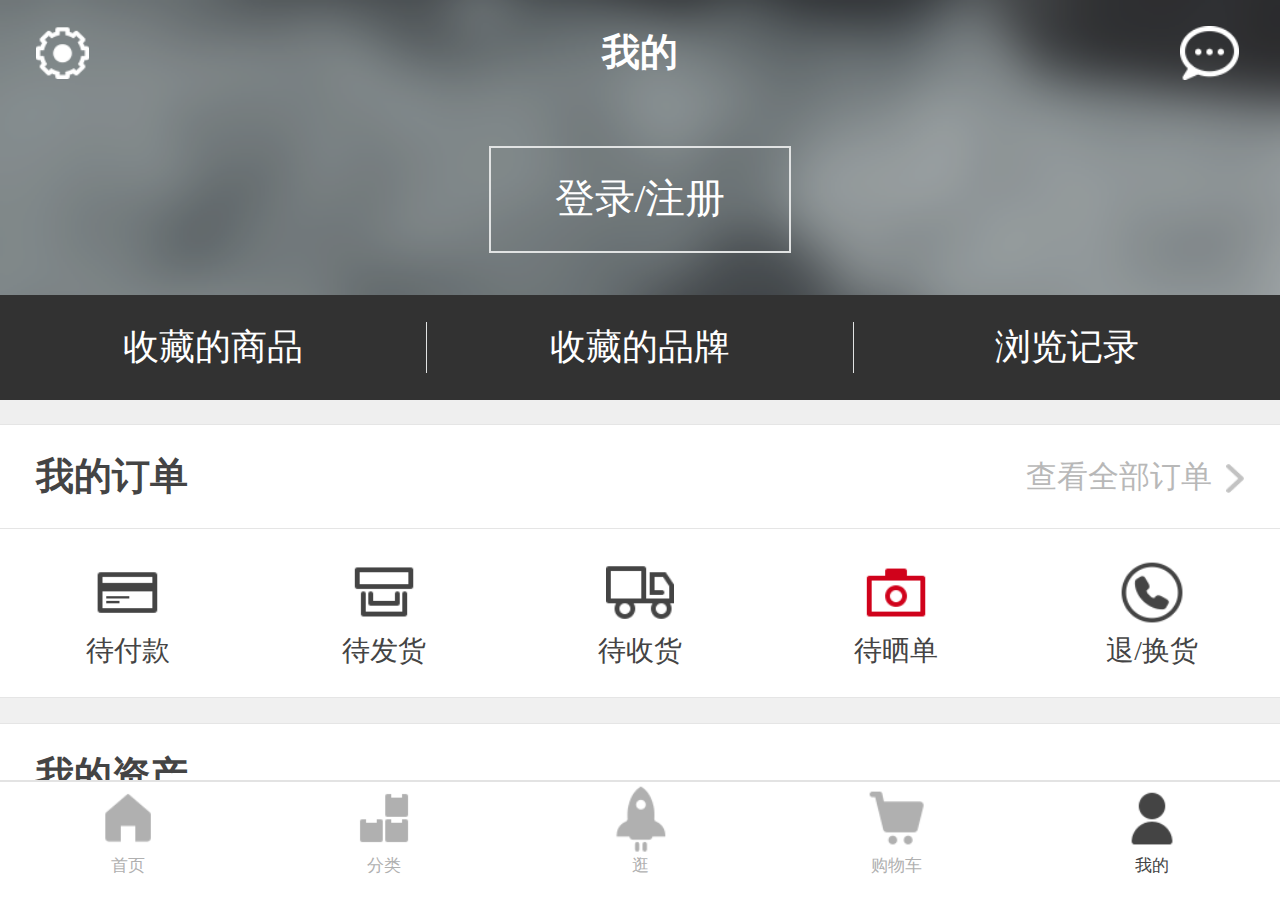
<file: admin.html>
<!DOCTYPE html>
<html lang="en">
<head>
    <meta charset="UTF-8">
    <meta name="viewport" content="width=device-width,minimum-scale=1.0,maximum-scale=1.0,user-scalable=no">
    <title>admin</title>
    <script>
        (function (doc, win) {
            var docEl = doc.documentElement,
                resizeEvt = 'orientationchange' in window ? 'orientationchange' : 'resize',
                recalc = function () {
                    var clientWidth = docEl.clientWidth;
                    var clientHeight = docEl.clientHeight;
                    if (!clientWidth) return;
                    if(clientHeight>clientWidth){
                        docEl.style.fontSize = 100 * (clientWidth / 750) + 'px';
                    }else{
                        docEl.style.fontSize = 100 * (clientHeight / 750) + 'px';
                    }
                };

            if (!doc.addEventListener) return;
            win.addEventListener(resizeEvt, recalc, false);
            doc.addEventListener('DOMContentLoaded', recalc, false);
        })(document, window);
    </script>
    <link rel="stylesheet" type="text/css" href="css/public.css">
    <link rel="stylesheet" type="text/css" href="css/admin.css">
</head>
<body>
<div class="all" id="all">
    <header>
        <button><img src="img/admin/shezhi.png"></button>
        <b>我的</b>
        <button class="bts"><img src="img/admin/duihua.png"></button>
    </header>
    <main>
        <div class="Entry-top">
            <a href="land.html">登录/注册</a>
        </div>
        <div class="collect">
            <ul>
                <li>
                    <a href="#">收藏的商品</a>
                </li>
                <li>
                    <a href="#">收藏的品牌</a>
                </li>
                <li>
                    <a href="#">浏览记录</a>
                </li>
            </ul>
        </div>
        <div class="order">
            <h3>我的订单</h3>
            <a href="#">
                <span>查看全部订单</span>
                <b><img src="img/admin/more.png"></b>
            </a>
        </div>
        <div class="payment">
            <ul>
                <li>
                    <a href="#">
                        <b><img src="img/admin/daifukuan.png"></b>
                        <p>待付款</p>
                    </a>
                </li>
                <li>
                    <a href="#">
                        <b><img src="img/admin/daifahuo.png"></b>
                        <p>待发货</p>
                    </a>
                </li>
                <li>
                    <a href="#">
                        <b><img src="img/admin/daishouhuo.png"></b>
                        <p>待收货</p>
                    </a>
                </li>
                <li>
                    <a href="#">
                        <b><img src="img/admin/daishaidan.png"></b>
                        <p>待晒单</p>
                    </a>
                </li>
                <li>
                    <a href="#">
                        <b><img src="img/admin/tuihuanhuo.png"></b>
                        <p>退/换货</p>
                    </a>
                </li>
            </ul>
        </div>
        <div class="empty"></div>
        <div class="order2">
            <h3>我的资产</h3>
        </div>
        <div class="property">
            <ul>
                <li>
                    <a href="#">
                        <b><img src="img/admin/youhuiquan.png"></b>
                        <p>优惠券</p>
                    </a>
                </li>
                <li>
                    <a href="#">
                        <b><img src="img/admin/youhuobi.png"></b>
                        <p>有货币</p>
                    </a>
                </li>
                <li>
                    <a href="#">
                        <b><img src="img/admin/xiangouma.png"></b>
                        <p>限购码</p>
                    </a>
                </li>
                <li>
                    <a href="#">
                        <b><img src="img/admin/youhuofenqi.png"></b>
                        <p>有货分期</p>
                        <span>去开通</span>
                    </a>
                </li>
            </ul>
        </div>
        <div class="empty2"></div>
        <div class="heart">
            <ul>
                <li>
                    <a href="#">
                        <i><img src="img/admin/wodeguang.png"></i>
                        <div class="stroll">
                            <h3>我的逛</h3>
                            <b><img src="img/admin/more.png"></b>
                        </div>
                    </a>
                </li>
                <li>
                    <a href="#">
                        <i><img src="img/admin/wodeshaidan.png"></i>
                        <div class="stroll">
                            <h3>我的晒单</h3>
                            <b><img src="img/admin/more.png"></b>
                        </div>
                    </a>
                </li>
            </ul>
        </div>
        <div class="empty3"></div>
        <div class="invite">
            <i><img src="img/admin/yaoqing.png"></i>
            <div class="stroll">
                <h3>邀请好友，50元现金券无线赚</h3>
                <b><img src="img/admin/more.png"></b>
            </div>
        </div>
        <div class="share">
            <i><img src="img/admin/fenxianggou.png"></i>
            <div class="stroll">
                <h3>分享购</h3>
                <b><img src="img/admin/more.png"></b>
                <span><img src="img/admin/dian.png"></span>
            </div>
        </div>
        <div class="empty4"></div>
        <div class="serve">
            <i><img src="img/admin/fankui.png"></i>
            <div class="stroll">
                <h3>服务与反馈</h3>
                <b><img src="img/admin/more.png"></b>
            </div>
        </div>
        <div class="empty5"></div>
        <div class="contains">
            <h3>为您优选新品</h3>
            <ul>
                <li>
                    <a href="#">
                        <b><img src="img/cart/t1.png"></b>
                        <p>UNDERCOVER LANGUID奇幻苹果涂鸦TEE</p>
                        <div class="price"><span>￥449.00</span><span>￥670.00</span>
                            <button><img src="img/admin/sandian.png"></button>
                        </div>
                    </a>
                </li>
                <li>
                    <a href="#">
                        <b><img src="img/cart/t2.png"></b>
                        <p>YOHOOD  2017 全球潮流新品嘉年华 展览单人票</p>
                        <div class="price">￥150.00
                            <button><img src="img/admin/sandian.png"></button>
                        </div>
                    </a>
                </li>
                <li>
                    <a href="#">
                        <b><img src="img/cart/t3.png"></b>
                        <p>YOHOOD  2017 全球潮流新品嘉年华 展览友达票</p>
                        <div class="price">￥270.00
                            <button><img src="img/admin/sandian.png"></button>
                        </div>
                    </a>
                </li>
                <li>
                    <a href="#">
                        <b><img src="img/cart/t4.png"></b>
                        <p>DC MMxDC SS M TEES 短袖T恤</p>
                        <div class="price"><span>￥173.00</span><span>￥345.00</span>
                            <button><img src="img/admin/sandian.png"></button>
                        </div>
                    </a>
                </li>
                <li>
                    <a href="#">
                        <b><img src="img/cart/t5.png"></b>
                        <p>converse 女子 JACK PURCELL MODERN 低帮休闲鞋</p>
                        <div class="price"><span>￥549.00</span><span>￥1099.00</span>
                            <button><img src="img/admin/sandian.png"></button>
                        </div>
                    </a>
                </li>
                <li>
                    <a href="#">
                        <b><img src="img/cart/t6.png"></b>
                        <p>MADNESS WILD MAN BLUES OXFORD SHIRT</p>
                        <div class="price">￥699.00
                            <button><img src="img/admin/sandian.png"></button>
                        </div>
                    </a>
                </li>
                <li>
                    <a href="#">
                        <b><img src="img/cart/t7.png"></b>
                        <p>C2H4 全印花牛仔夹克</p>
                        <div class="price">￥1299.00
                            <button><img src="img/admin/sandian.png"></button>
                        </div>
                    </a>
                </li>
                <li>
                    <a href="#">
                        <b><img src="img/cart/t8.png"></b>
                        <p>BOY BY BOY 条纹休闲阔腿裤</p>
                        <div class="price">￥1079.00
                            <button><img src="img/admin/sandian.png"></button>
                        </div>
                    </a>
                </li>
                <li>
                    <a href="#">
                        <b><img src="img/cart/t9.png"></b>
                        <p>【春娇救志明电影周边】in55!W T-shirt 短袖T恤</p>
                        <div class="price">￥469.00
                            <button><img src="img/admin/sandian.png"></button>
                        </div>
                    </a>
                </li>
                <li>
                    <a href="#">
                        <b><img src="img/cart/t10.png"></b>
                        <p>KAWS Companion (Flayed)艺术公仔-棕色</p>
                        <div class="price">￥1599.00
                            <button><img src="img/admin/sandian.png"></button>
                        </div>
                    </a>
                </li>
                <li>
                    <a href="#">
                        <b><img src="img/cart/t11.png"></b>
                        <p>Publish×NEW ERA 纯色字母刺绣鸭舌帽</p>
                        <div class="price"><span>￥199.00</span><span>￥359.00</span>
                            <button><img src="img/admin/sandian.png"></button>
                        </div>
                    </a>
                </li>
                <li>
                    <a href="#">
                        <b><img src="img/cart/t12.png"></b>
                        <p>SANKUANZ X MYGE合作款 卡通图案印花T恤</p>
                        <div class="price"><span>￥359.00</span><span>￥369.00</span>
                            <button><img src="img/admin/sandian.png"></button>
                        </div>
                    </a>
                </li>
                <li>
                    <a href="#">
                        <b><img src="img/cart/t13.png"></b>
                        <p>TYAKASHA塔卡沙 砖红色大毛圈卫衣</p>
                        <div class="price"><span>￥262.00</span><span>￥328.00</span>
                            <button><img src="img/admin/sandian.png"></button>
                        </div>
                    </a>
                </li>
                <li>
                    <a href="#">
                        <b><img src="img/cart/t14.png"></b>
                        <p>VANS Authentic M</p>
                        <div class="price"><span>￥349.00</span><span>￥495.00</span>
                            <button><img src="img/admin/sandian.png"></button>
                        </div>
                    </a>
                </li>
            </ul>
        </div>
    </main>
    <footer>
        <ul>
            <li>
                <a href="index.html">
                    <span><img src="img/index2.png"></span>
                    <p style="color:#b0b0b0;">首页</p>
                </a>
            </li>
            <li>
                <a href="classify.html">
                    <span><img src="img/gary2.png"></span>
                    <p>分类</p>
                </a>
            </li>
            <li>
                <a href="ramble.html">
                    <span><img src="img/rocket2.png"></span>
                    <p>逛</p>
                </a>
            </li>
            <li>
                <a href="cart.html">
                    <span><img src="img/cart2.png"></span>
                    <p>购物车</p>
                </a>
            </li>
            <li>
                <a href="#">
                    <span><img src="img/admin1.png"></span>
                    <p   style="color:#444;">我的</p>
                </a>
            </li>
        </ul>
    </footer>
</div>
<div class="sidedoor" id="sidedoor">
    <ul>
        <li>
            <a href="#">
                <i class="iconfont">&#xe648;</i>
                <b>男生</b>
                <span>BOYS</span>
            </a>
        </li>
        <li>
            <a href="#">
                <i class="iconfont">&#xe685;</i>
                <b>女生</b>
                <span>GIRLS</span>
            </a>
        </li>
        <li>
            <a href="#">
                <i class="iconfont">&#xe6f7;</i>
                <b>潮童</b>
                <span>KIDS</span>
            </a>
        </li>
        <li>
            <a href="#">
                <i class="iconfont">&#xe634;</i>
                <b>创意生活</b>
                <span>LIFE STYLE</span>
            </a>
        </li>
        <li class="empty"></li>
        <li>
            <a href="#">
                <i class="iconfont">&#xe633;</i>
                <div class="sides">
                    <b>潮流优选</b>
                    <span>BLK</span>
                </div>
            </a>
        </li>
        <li>
            <a href="#">
                <i class="iconfont">&#xe61e;</i>
                <div class="sides">
                    <b>明星原创</b>
                    <span>STAR</span>
                </div>
            </a>
        </li>
        <li>
            <a href="#">
                <i class="iconfont">&#xe603;</i>
                <div class="sides">
                    <b>逛</b>
                    <span>TRENDFINDER</span>
                    <i class="iconfont">&#xe6d7;</i>
                </div>
            </a>
        </li>
    </ul>
</div>
<div class="sideon" id="sideon"></div>
</body>
</html>
<script type="text/javascript" src="js/jquery-1.8.3.min.js"></script>
<script src="js/admin.js"></script>
</file>
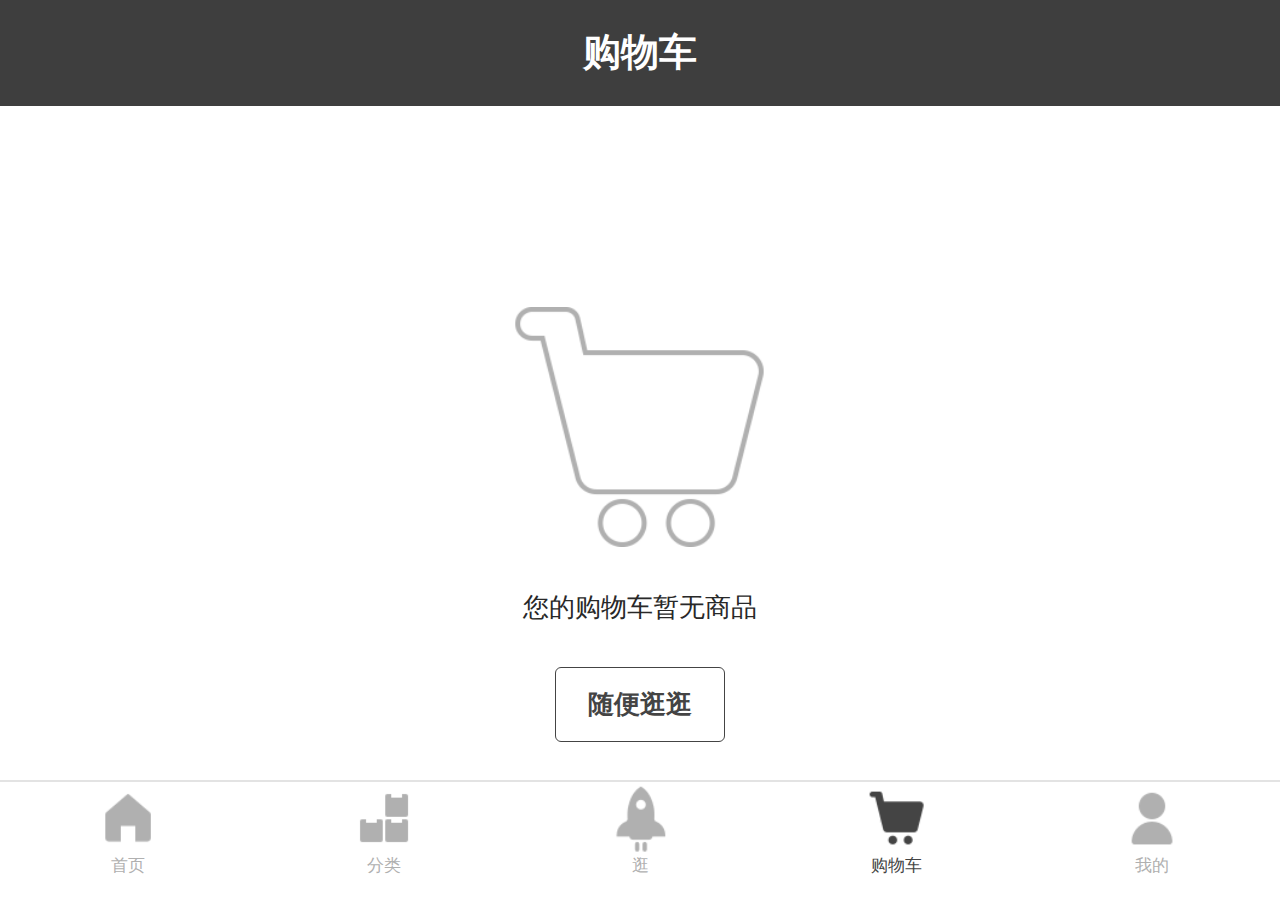
<file: cart.html>
<!DOCTYPE html>
<html lang="en">
<head>
    <meta charset="UTF-8">
    <meta name="viewport" content="width=device-width,minimum-scale=1.0,maximum-scale=1.0,user-scalable=no">
    <title>YoHo</title>
    <script>
        (function (doc, win) {
            var docEl = doc.documentElement,
                resizeEvt = 'orientationchange' in window ? 'orientationchange' : 'resize',
                recalc = function () {
                    var clientWidth = docEl.clientWidth;
                    var clientHeight = docEl.clientHeight;
                    if (!clientWidth) return;
                    if(clientHeight>clientWidth){
                        docEl.style.fontSize = 100 * (clientWidth / 750) + 'px';
                    }else{
                        docEl.style.fontSize = 100 * (clientHeight / 750) + 'px';
                    }
                };

            if (!doc.addEventListener) return;
            win.addEventListener(resizeEvt, recalc, false);
            doc.addEventListener('DOMContentLoaded', recalc, false);
        })(document, window);
    </script>
    <link rel="stylesheet" type="text/css" href="css/public.css">
    <link rel="stylesheet" type="text/css" href="css/cart.css">
</head>
<body>
<div class="all" id="all">
    <header>
        <div class="Top">购物车</div>
    </header>
    <main>
        <div class="Empty">
            <i><img src="img/cart/cart.png"></i>
            <p>您的购物车暂无商品</p>
            <a href="index.html">随便逛逛</a>
        </div>
        <div class="guess">猜你喜欢</div>
        <div class="contains">
            <ul>
                <li>
                    <a href="#">
                        <b><img src="img/cart/t1.png"></b>
                        <p>UNDERCOVER LANGUID奇幻苹果涂鸦TEE</p>
                        <div class="price"><span>￥449.00</span><span>￥670.00</span>
                            <button><img src="img/cart/add.png"></button>
                        </div>
                    </a>
                </li>
                <li>
                    <a href="#">
                        <b><img src="img/cart/t2.png"></b>
                        <p>YOHOOD  2017 全球潮流新品嘉年华 展览单人票</p>
                        <div class="price">￥150.00
                            <button><img src="img/cart/add.png"></button>
                        </div>
                    </a>
                </li>
                <li>
                    <a href="#">
                        <b><img src="img/cart/t3.png"></b>
                        <p>YOHOOD  2017 全球潮流新品嘉年华 展览友达票</p>
                        <div class="price">￥270.00
                            <button><img src="img/cart/add.png"></button>
                        </div>
                    </a>
                </li>
                <li>
                    <a href="#">
                        <b><img src="img/cart/t4.png"></b>
                        <p>DC MMxDC SS M TEES 短袖T恤</p>
                        <div class="price"><span>￥173.00</span><span>￥345.00</span>
                            <button><img src="img/cart/add.png"></button>
                        </div>
                    </a>
                </li>
                <li>
                    <a href="#">
                        <b><img src="img/cart/t5.png"></b>
                        <p>converse 女子 JACK PURCELL MODERN 低帮休闲鞋</p>
                        <div class="price"><span>￥549.00</span><span>￥1099.00</span>
                            <button><img src="img/cart/add.png"></button>
                        </div>
                    </a>
                </li>
                <li>
                    <a href="#">
                        <b><img src="img/cart/t6.png"></b>
                        <p>MADNESS WILD MAN BLUES OXFORD SHIRT</p>
                        <div class="price">￥699.00
                            <button><img src="img/cart/add.png"></button>
                        </div>
                    </a>
                </li>
                <li>
                    <a href="#">
                        <b><img src="img/cart/t7.png"></b>
                        <p>C2H4 全印花牛仔夹克</p>
                        <div class="price">￥1299.00
                            <button><img src="img/cart/add.png"></button>
                        </div>
                    </a>
                </li>
                <li>
                    <a href="#">
                        <b><img src="img/cart/t8.png"></b>
                        <p>BOY BY BOY 条纹休闲阔腿裤</p>
                        <div class="price">￥1079.00
                            <button><img src="img/cart/add.png"></button>
                        </div>
                    </a>
                </li>
                <li>
                    <a href="#">
                        <b><img src="img/cart/t9.png"></b>
                        <p>【春娇救志明电影周边】in55!W T-shirt 短袖T恤</p>
                        <div class="price">￥469.00
                            <button><img src="img/cart/add.png"></button>
                        </div>
                    </a>
                </li>
                <li>
                    <a href="#">
                        <b><img src="img/cart/t10.png"></b>
                        <p>KAWS Companion (Flayed)艺术公仔-棕色</p>
                        <div class="price">￥1599.00
                            <button><img src="img/cart/add.png"></button>
                        </div>
                    </a>
                </li>
                <li>
                    <a href="#">
                        <b><img src="img/cart/t11.png"></b>
                        <p>Publish×NEW ERA 纯色字母刺绣鸭舌帽</p>
                        <div class="price"><span>￥199.00</span><span>￥359.00</span>
                            <button><img src="img/cart/add.png"></button>
                        </div>
                    </a>
                </li>
                <li>
                    <a href="#">
                        <b><img src="img/cart/t12.png"></b>
                        <p>SANKUANZ X MYGE合作款 卡通图案印花T恤</p>
                        <div class="price"><span>￥359.00</span><span>￥369.00</span>
                            <button><img src="img/cart/add.png"></button>
                        </div>
                    </a>
                </li>
                <li>
                    <a href="#">
                        <b><img src="img/cart/t13.png"></b>
                        <p>TYAKASHA塔卡沙 砖红色大毛圈卫衣</p>
                        <div class="price"><span>￥262.00</span><span>￥328.00</span>
                            <button><img src="img/cart/add.png"></button>
                        </div>
                    </a>
                </li>
                <li>
                    <a href="#">
                        <b><img src="img/cart/t14.png"></b>
                        <p>VANS Authentic M</p>
                        <div class="price"><span>￥349.00</span><span>￥495.00</span>
                            <button><img src="img/cart/add.png"></button>
                        </div>
                    </a>
                </li>
            </ul>
        </div>
    </main>
    <footer>
        <ul>
            <li>
                <a href="index.html">
                    <span><img src="img/index2.png"></span>
                    <p style="color:#b0b0b0;">首页</p>
                </a>
            </li>
            <li>
                <a href="classify.html">
                    <span><img src="img/gary2.png"></span>
                    <p>分类</p>
                </a>
            </li>
            <li>
                <a href="ramble.html">
                    <span><img src="img/rocket2.png"></span>
                    <p>逛</p>
                </a>
            </li>
            <li>
                <a href="#">
                    <span><img src="img/cart1.png"></span>
                    <p  style="color:#444;">购物车</p>
                </a>
            </li>
            <li>
                <a href="admin.html">
                    <span><img src="img/admin2.png"></span>
                    <p>我的</p>
                </a>
            </li>
        </ul>
    </footer>
</div>
</body>
</html>
</file>
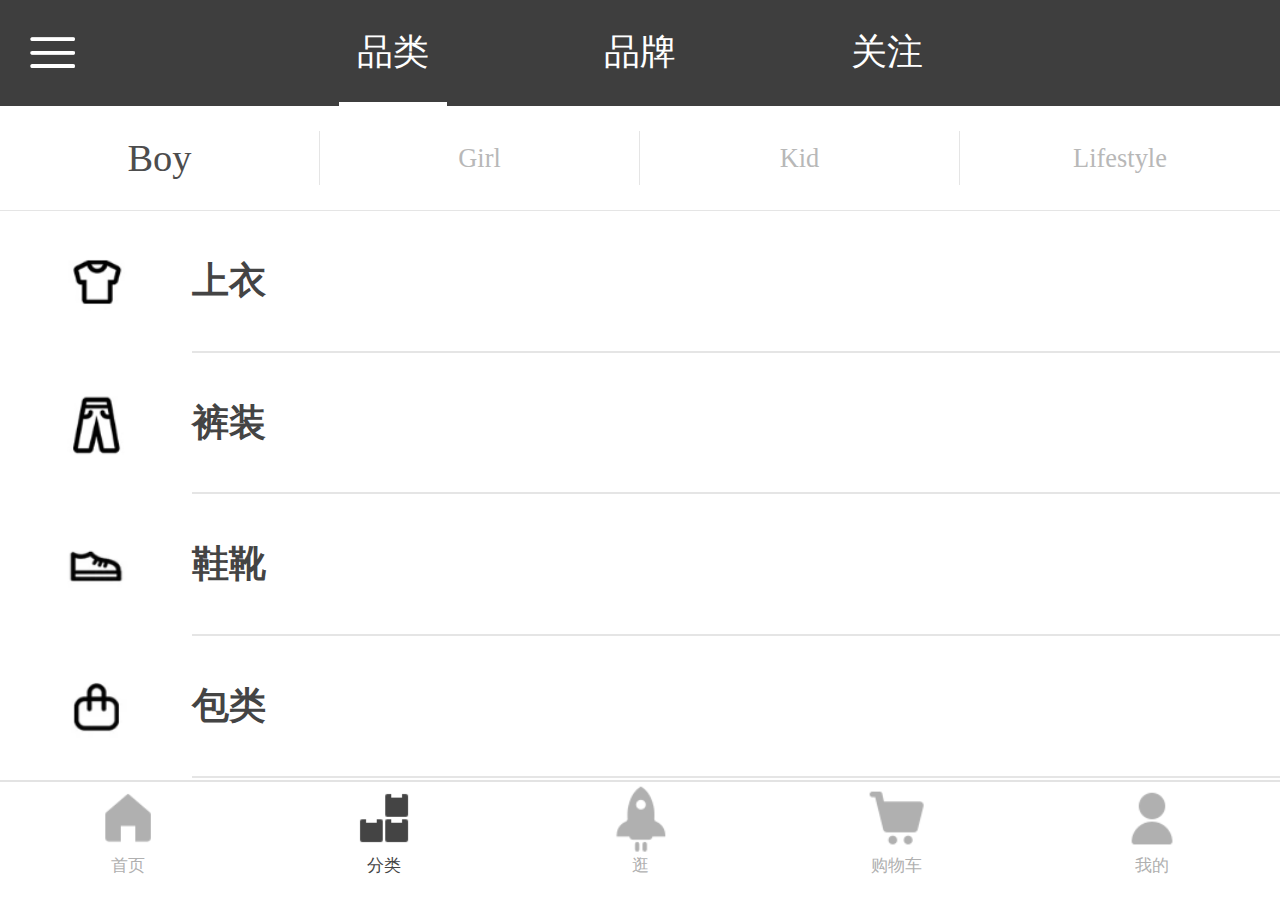
<file: classify.html>
<!DOCTYPE html>
<html lang="en">
<head>
    <meta charset="UTF-8">
    <meta name="viewport" content="width=device-width,minimum-scale=1.0,maximum-scale=1.0,user-scalable=no">
    <title>classify</title>
    <script>
        (function (doc, win) {
            var docEl = doc.documentElement,
                resizeEvt = 'orientationchange' in window ? 'orientationchange' : 'resize',
                recalc = function () {
                    var clientWidth = docEl.clientWidth;
                    var clientHeight = docEl.clientHeight;
                    if (!clientWidth) return;
                    if(clientHeight>clientWidth){
                        docEl.style.fontSize = 100 * (clientWidth / 750) + 'px';
                    }else{
                        docEl.style.fontSize = 100 * (clientHeight / 750) + 'px';
                    }
                };

            if (!doc.addEventListener) return;
            win.addEventListener(resizeEvt, recalc, false);
            doc.addEventListener('DOMContentLoaded', recalc, false);
        })(document, window);
    </script>
    <link rel="stylesheet" type="text/css" href="css/public.css">
    <link rel="stylesheet" type="text/css" href="css/classify.css">
</head>
<body>
<div class="all" id="all">
    <header>
        <div class="header">
            <button id="unwind"><i class="iconfont">&#xe602;</i></button>
            <ul>
                <li>
                    <a href="#">品类</a>
                </li>
                <li>
                    <a href="#">品牌</a>
                </li>
                <li>
                    <a href="#">关注</a>
                </li>
            </ul>
            <button class="bts"></button>
        </div>
        <div class="nav1">
            <ul>
                <li>
                    <a href="#" class="sp1">Boy</a>
                </li>
                <li>
                    <a href="#" class="sp1">Girl</a>
                </li>
                <li>
                    <a href="#" class="sp1">Kid</a>
                </li>
                <li>
                    <a href="#" class="sp1">Lifestyle</a>
                </li>
            </ul>
        </div>
    </header>
    <main>
        <div class="contain s1">
            <div class="nav1-1">
                <ul>
                    <li>
                        <a href="#">
                            <i><img src="img/classify/shangyi.png"></i>
                            <div class="right">
                                <h3>上衣</h3>
                                <span><img src="img/classify/select.png"></span>
                            </div>
                        </a>
                    </li>
                    <li>
                        <a href="#">
                            <i><img src="img/classify/kuzhuang.png"></i>
                            <div class="right">
                                <h3>裤装</h3>
                                <span><img src="img/classify/select.png"></span>
                            </div>
                        </a>
                    </li>
                    <li>
                        <a href="#">
                            <i><img src="img/classify/xiexue.png"></i>
                            <div class="right">
                                <h3>鞋靴</h3>
                                <span><img src="img/classify/select.png"></span>
                            </div>
                        </a>
                    </li>
                    <li>
                        <a href="#">
                            <i><img src="img/classify/baolei.png"></i>
                            <div class="right">
                                <h3>包类</h3>
                                <span><img src="img/classify/select.png"></span>
                            </div>
                        </a>
                    </li>
                    <li>
                        <a href="#">
                            <i><img src="img/classify/fupei.png"></i>
                            <div class="right">
                                <h3>服配</h3>
                                <span><img src="img/classify/select.png"></span>
                            </div>
                        </a>
                    </li>
                    <li>
                        <a href="#">
                            <i><img src="img/classify/neiyi.png"></i>
                            <div class="right">
                                <h3>内衣</h3>
                                <span><img src="img/classify/select.png"></span>
                            </div>
                        </a>
                    </li>
                    <li>
                        <a href="#">
                            <i><img src="img/classify/meizhuang.png"></i>
                            <div class="right">
                                <h3>美妆</h3>
                                <span><img src="img/classify/select.png"></span>
                            </div>
                        </a>
                    </li>
                    <li>
                        <a href="#">
                            <i><img src="img/classify/shuma.png"></i>
                            <div class="right">
                                <h3>数码3C</h3>
                                <span><img src="img/classify/select.png"></span>
                            </div>
                        </a>
                    </li>
                    <li>
                        <a href="#">
                            <i></i>
                            <div class="right">
                                <h3>玩具礼品</h3>
                                <span><img src="img/classify/select.png"></span>
                            </div>
                        </a>
                    </li>
                    <li>
                        <a href="#">
                            <i></i>
                            <div class="right">
                                <h3>成人用品</h3>
                                <span><img src="img/classify/select.png"></span>
                            </div>
                        </a>
                    </li>
                    <li>
                        <a href="#">
                            <i></i>
                            <div class="right">
                                <h3>文具杂志</h3>
                                <span><img src="img/classify/select.png"></span>
                            </div>
                        </a>
                    </li>
                    <li>
                        <a href="#">
                            <i></i>
                            <div class="right">
                                <h3>厨具餐具</h3>
                                <span><img src="img/classify/select.png"></span>
                            </div>
                        </a>
                    </li>
                    <li>
                        <a href="#">
                            <i></i>
                            <div class="right">
                                <h3>运动装备</h3>
                                <span><img src="img/classify/select.png"></span>
                            </div>
                        </a>
                    </li>
                    <li>
                        <a href="#">
                            <i></i>
                            <div class="right">
                                <h3>居家生活</h3>
                                <span><img src="img/classify/select.png"></span>
                            </div>
                        </a>
                    </li>
                    <li>
                        <a href="#">
                            <i></i>
                            <div class="right">
                                <h3>生活电器</h3>
                                <span><img src="img/classify/select.png"></span>
                            </div>
                        </a>
                    </li>
                </ul>
            </div>
            <div class="nav1-2">
                <ul>
                    <li>
                        <a>全部上衣</a>
                    </li>
                    <li>
                        <a>衬衫</a>
                    </li>
                    <li>
                        <a>卫衣</a>
                    </li>
                    <li>
                        <a>夹克</a>
                    </li>
                    <li>
                        <a>T恤</a>
                    </li>
                    <li>
                        <a>防风外套</a>
                    </li>
                    <li>
                        <a>POLO</a>
                    </li>
                    <li>
                        <a>背心</a>
                    </li>
                    <li>
                        <a>皮衣</a>
                    </li>
                    <li>
                        <a>大衣</a>
                    </li>
                    <li>
                        <a>风衣</a>
                    </li>
                    <li>
                        <a>毛衣</a>
                    </li>
                    <li>
                        <a>针织衫</a>
                    </li>
                    <li>
                        <a>西装</a>
                    </li>
                    <li>
                        <a>马甲</a>
                    </li>
                    <li>
                        <a>套装</a>
                    </li>
                </ul>
            </div>
        </div>
        <div class="contain s2">
            <div class="nav1-1">
                <ul>
                    <li>
                        <a href="#">
                            <i><img src="img/classify/shangyi.png"></i>
                            <div class="right">
                                <h3>上衣</h3>
                                <span><img src="img/classify/select.png"></span>
                            </div>
                        </a>
                    </li>
                    <li>
                        <a href="#">
                            <i><img src="img/classify/qiongzhuang.png"></i>
                            <div class="right">
                                <h3>裙装</h3>
                                <span><img src="img/classify/select.png"></span>
                            </div>
                        </a>
                    </li>
                    <li>
                        <a href="#">
                            <i><img src="img/classify/kuzhuang.png"></i>
                            <div class="right">
                                <h3>裤装</h3>
                                <span><img src="img/classify/select.png"></span>
                            </div>
                        </a>
                    </li>
                    <li>
                        <a href="#">
                            <i><img src="img/classify/xiexue.png"></i>
                            <div class="right">
                                <h3>鞋靴</h3>
                                <span><img src="img/classify/select.png"></span>
                            </div>
                        </a>
                    </li>
                    <li>
                        <a href="#">
                            <i><img src="img/classify/baolei.png"></i>
                            <div class="right">
                                <h3>包类</h3>
                                <span><img src="img/classify/select.png"></span>
                            </div>
                        </a>
                    </li>
                    <li>
                        <a href="#">
                            <i><img src="img/classify/fupei.png"></i>
                            <div class="right">
                                <h3>服配</h3>
                                <span><img src="img/classify/select.png"></span>
                            </div>
                        </a>
                    </li>
                    <li>
                        <a href="#">
                            <i><img src="img/classify/neiyi.png"></i>
                            <div class="right">
                                <h3>内衣/居家服</h3>
                                <span><img src="img/classify/select.png"></span>
                            </div>
                        </a>
                    </li>
                    <li>
                        <a href="#">
                            <i><img src="img/classify/meizhuang.png"></i>
                            <div class="right">
                                <h3>美妆/个护</h3>
                                <span><img src="img/classify/select.png"></span>
                            </div>
                        </a>
                    </li>
                    <li>
                        <a href="#">
                            <i></i>
                            <div class="right">
                                <h3>数码3C</h3>
                                <span><img src="img/classify/select.png"></span>
                            </div>
                        </a>
                    </li>
                    <li>
                        <a href="#">
                            <i></i>
                            <div class="right">
                                <h3>居家</h3>
                                <span><img src="img/classify/select.png"></span>
                            </div>
                        </a>
                    </li>
                    <li>
                        <a href="#">
                            <i></i>
                            <div class="right">
                                <h3>玩具礼品</h3>
                                <span><img src="img/classify/select.png"></span>
                            </div>
                        </a>
                    </li>
                    <li>
                        <a href="#">
                            <i></i>
                            <div class="right">
                                <h3>文具杂志</h3>
                                <span><img src="img/classify/select.png"></span>
                            </div>
                        </a>
                    </li>
                    <li>
                        <a href="#">
                            <i></i>
                            <div class="right">
                                <h3>餐具厨具</h3>
                                <span><img src="img/classify/select.png"></span>
                            </div>
                        </a>
                    </li>
                    <li>
                        <a href="#">
                            <i></i>
                            <div class="right">
                                <h3>生活电器</h3>
                                <span><img src="img/classify/select.png"></span>
                            </div>
                        </a>
                    </li>
                    <li>
                        <a href="#">
                            <i></i>
                            <div class="right">
                                <h3>运动装备</h3>
                                <span><img src="img/classify/select.png"></span>
                            </div>
                        </a>
                    </li>
                </ul>
            </div>
            <div class="nav1-2">
                <ul>
                    <li>
                        <a>全部上衣</a>
                    </li>
                    <li>
                        <a>衬衫</a>
                    </li>
                    <li>
                        <a>卫衣</a>
                    </li>
                    <li>
                        <a>夹克</a>
                    </li>
                    <li>
                        <a>T恤</a>
                    </li>
                    <li>
                        <a>防风外套</a>
                    </li>
                    <li>
                        <a>POLO</a>
                    </li>
                    <li>
                        <a>背心</a>
                    </li>
                    <li>
                        <a>皮衣</a>
                    </li>
                    <li>
                        <a>大衣</a>
                    </li>
                    <li>
                        <a>风衣</a>
                    </li>
                    <li>
                        <a>毛衣</a>
                    </li>
                    <li>
                        <a>针织衫</a>
                    </li>
                    <li>
                        <a>西装</a>
                    </li>
                    <li>
                        <a>马甲</a>
                    </li>
                    <li>
                        <a>套装</a>
                    </li>
                </ul>
            </div>
        </div>
        <div class="contain s3">
            <div class="nav1-1">
                <ul>
                    <li>
                        <a href="#">
                            <i><img src="img/classify/shangyi.png"></i>
                            <div class="right">
                                <h3>上衣</h3>
                                <span><img src="img/classify/select.png"></span>
                            </div>
                        </a>
                    </li>
                    <li>
                        <a href="#">
                            <i><img src="img/classify/qiongzhuang.png"></i>
                            <div class="right">
                                <h3>裙装</h3>
                                <span><img src="img/classify/select.png"></span>
                            </div>
                        </a>
                    </li>
                    <li>
                        <a href="#">
                            <i><img src="img/classify/kuzhuang.png"></i>
                            <div class="right">
                                <h3>裤装</h3>
                                <span><img src="img/classify/select.png"></span>
                            </div>
                        </a>
                    </li>
                    <li>
                        <a href="#">
                            <i><img src="img/classify/xiexue.png"></i>
                            <div class="right">
                                <h3>鞋靴/h3>
                                <span><img src="img/classify/select.png"></span>
                            </div>
                        </a>
                    </li>
                    <li>
                        <a href="#">
                            <i><img src="img/classify/fupei.png"></i>
                            <div class="right">
                                <h3>服配</h3>
                                <span><img src="img/classify/select.png"></span>
                            </div>
                        </a>
                    </li>
                    <li>
                        <a href="#">
                            <i><img src="img/classify/baolei.png"></i>
                            <div class="right">
                                <h3>包类</h3>
                                <span><img src="img/classify/select.png"></span>
                            </div>
                        </a>
                    </li>
                </ul>
            </div>
            <div class="nav1-2">
                <ul>
                    <li>
                        <a>全部上衣</a>
                    </li>
                    <li>
                        <a>衬衫</a>
                    </li>
                    <li>
                        <a>卫衣</a>
                    </li>
                    <li>
                        <a>夹克</a>
                    </li>
                    <li>
                        <a>T恤</a>
                    </li>
                    <li>
                        <a>防风外套</a>
                    </li>
                    <li>
                        <a>POLO</a>
                    </li>
                    <li>
                        <a>背心</a>
                    </li>
                    <li>
                        <a>皮衣</a>
                    </li>
                    <li>
                        <a>大衣</a>
                    </li>
                    <li>
                        <a>风衣</a>
                    </li>
                    <li>
                        <a>毛衣</a>
                    </li>
                    <li>
                        <a>针织衫</a>
                    </li>
                    <li>
                        <a>西装</a>
                    </li>
                    <li>
                        <a>马甲</a>
                    </li>
                    <li>
                        <a>套装</a>
                    </li>
                </ul>
            </div>
        </div>
        <div class="contain s4">
            <div class="nav1-1">
                <ul>
                    <li>
                        <a href="#">
                            <i><img src="img/classify/shuma.png"></i>
                            <div class="right">
                                <h3>数码3C</h3>
                                <span><img src="img/classify/select.png"></span>
                            </div>
                        </a>
                    </li>
                    <li>
                        <a href="#">
                            <i><img src="img/classify/jujia.png"></i>
                            <div class="right">
                                <h3>居家</h3>
                                <span><img src="img/classify/select.png"></span>
                            </div>
                        </a>
                    </li>
                    <li>
                        <a href="#">
                            <i></i>
                            <div class="right">
                                <h3>门票</h3>
                                <span><img src="img/classify/select.png"></span>
                            </div>
                        </a>
                    </li>
                    <li>
                        <a href="#">
                            <i><img src="img/classify/meizhuang.png"></i>
                            <div class="right">
                                <h3>美妆/个护</h3>
                                <span><img src="img/classify/select.png"></span>
                            </div>
                        </a>
                    </li>
                    <li>
                        <a href="#">
                            <i><img src="img/classify/wanju.png"></i>
                            <div class="right">
                                <h3>玩具礼品</h3>
                                <span><img src="img/classify/select.png"></span>
                            </div>
                        </a>
                    </li>
                    <li>
                        <a href="#">
                            <i><img src="img/classify/shoubiao.png"></i>
                            <div class="right">
                                <h3>手表</h3>
                                <span><img src="img/classify/select.png"></span>
                            </div>
                        </a>
                    </li>
                    <li>
                        <a href="#">
                            <i><img src="img/classify/shenghuo.png"></i>
                            <div class="right">
                                <h3>生活电器</h3>
                                <span><img src="img/classify/select.png"></span>
                            </div>
                        </a>
                    </li>
                    <li>
                        <a href="#">
                            <i><img src="img/classify/wenju.png"></i>
                            <div class="right">
                                <h3>文具杂志</h3>
                                <span><img src="img/classify/select.png"></span>
                            </div>
                        </a>
                    </li>
                    <li>
                        <a href="#">
                            <i></i>
                            <div class="right">
                                <h3>厨具餐具</h3>
                                <span><img src="img/classify/select.png"></span>
                            </div>
                        </a>
                    </li>
                    <li>
                        <a href="#">
                            <i><img src="img/classify/chengren.png"></i>
                            <div class="right">
                                <h3>成人用品</h3>
                                <span><img src="img/classify/select.png"></span>
                            </div>
                        </a>
                    </li>
                    <li>
                        <a href="#">
                            <i><img src="img/classify/yundong.png"></i>
                            <div class="right">
                                <h3>运动装备</h3>
                                <span><img src="img/classify/select.png"></span>
                            </div>
                        </a>
                    </li>
                    <li>
                        <a href="#">
                            <i></i>
                            <div class="right">
                                <h3>厨具餐具</h3>
                                <span><img src="img/classify/select.png"></span>
                            </div>
                        </a>
                    </li>
                    <li>
                        <a href="#">
                            <i></i>
                            <div class="right">
                                <h3>运动装备</h3>
                                <span><img src="img/classify/select.png"></span>
                            </div>
                        </a>
                    </li>
                    <li>
                        <a href="#">
                            <i></i>
                            <div class="right">
                                <h3>居家生活</h3>
                                <span><img src="img/classify/select.png"></span>
                            </div>
                        </a>
                    </li>
                    <li>
                        <a href="#">
                            <i></i>
                            <div class="right">
                                <h3>生活电器</h3>
                                <span><img src="img/classify/select.png"></span>
                            </div>
                        </a>
                    </li>
                </ul>
            </div>
            <div class="nav1-2">
                <ul>
                    <li>
                        <a>全部上衣</a>
                    </li>
                    <li>
                        <a>衬衫</a>
                    </li>
                    <li>
                        <a>卫衣</a>
                    </li>
                    <li>
                        <a>夹克</a>
                    </li>
                    <li>
                        <a>T恤</a>
                    </li>
                    <li>
                        <a>防风外套</a>
                    </li>
                    <li>
                        <a>POLO</a>
                    </li>
                    <li>
                        <a>背心</a>
                    </li>
                    <li>
                        <a>皮衣</a>
                    </li>
                    <li>
                        <a>大衣</a>
                    </li>
                    <li>
                        <a>风衣</a>
                    </li>
                    <li>
                        <a>毛衣</a>
                    </li>
                    <li>
                        <a>针织衫</a>
                    </li>
                    <li>
                        <a>西装</a>
                    </li>
                    <li>
                        <a>马甲</a>
                    </li>
                    <li>
                        <a>套装</a>
                    </li>
                </ul>
            </div>
        </div>
    </main>
    <footer>
        <ul>
            <li>
                <a href="index.html">
                    <span><img src="img/index2.png"></span>
                    <p style="color:#b0b0b0;">首页</p>
                </a>
            </li>
            <li>
                <a href="#">
                    <span><img src="img/gary1.png"></span>
                    <p style="color:#444;">分类</p>
                </a>
            </li>
            <li>
                <a href="ramble.html">
                    <span><img src="img/rocket2.png"></span>
                    <p>逛</p>
                </a>
            </li>
            <li>
                <a href="cart.html">
                    <span><img src="img/cart2.png"></span>
                    <p>购物车</p>
                </a>
            </li>
            <li>
                <a href="admin.html">
                    <span><img src="img/admin2.png"></span>
                    <p>我的</p>
                </a>
            </li>
        </ul>
    </footer>
</div>
<div class="sidedoor" id="sidedoor">
    <ul>
        <li>
            <a href="#">
                <i class="iconfont">&#xe648;</i>
                <b>男生</b>
                <span>BOYS</span>
            </a>
        </li>
        <li>
            <a href="#">
                <i class="iconfont">&#xe685;</i>
                <b>女生</b>
                <span>GIRLS</span>
            </a>
        </li>
        <li>
            <a href="#">
                <i class="iconfont">&#xe6f7;</i>
                <b>潮童</b>
                <span>KIDS</span>
            </a>
        </li>
        <li>
            <a href="#">
                <i class="iconfont">&#xe634;</i>
                <b>创意生活</b>
                <span>LIFE STYLE</span>
            </a>
        </li>
        <li class="empty"></li>
        <li>
            <a href="#">
                <i class="iconfont">&#xe633;</i>
                <div class="sides">
                    <b>潮流优选</b>
                    <span>BLK</span>
                </div>
            </a>
        </li>
        <li>
            <a href="#">
                <i class="iconfont">&#xe61e;</i>
                <div class="sides">
                    <b>明星原创</b>
                    <span>STAR</span>
                </div>
            </a>
        </li>
        <li>
            <a href="#">
                <i class="iconfont">&#xe603;</i>
                <div class="sides">
                    <b>逛</b>
                    <span>TRENDFINDER</span>
                    <i class="iconfont">&#xe6d7;</i>
                </div>
            </a>
        </li>
    </ul>
</div>
<div class="sideon" id="sideon"></div>
</body>
</html>
<script type="text/javascript" src="js/jquery-1.8.3.min.js"></script>
<script src="js/swiper.min.js" type="text/javascript" charset="utf-8"></script>
<script type="text/javascript" src="js/classify.js"></script>
</file>
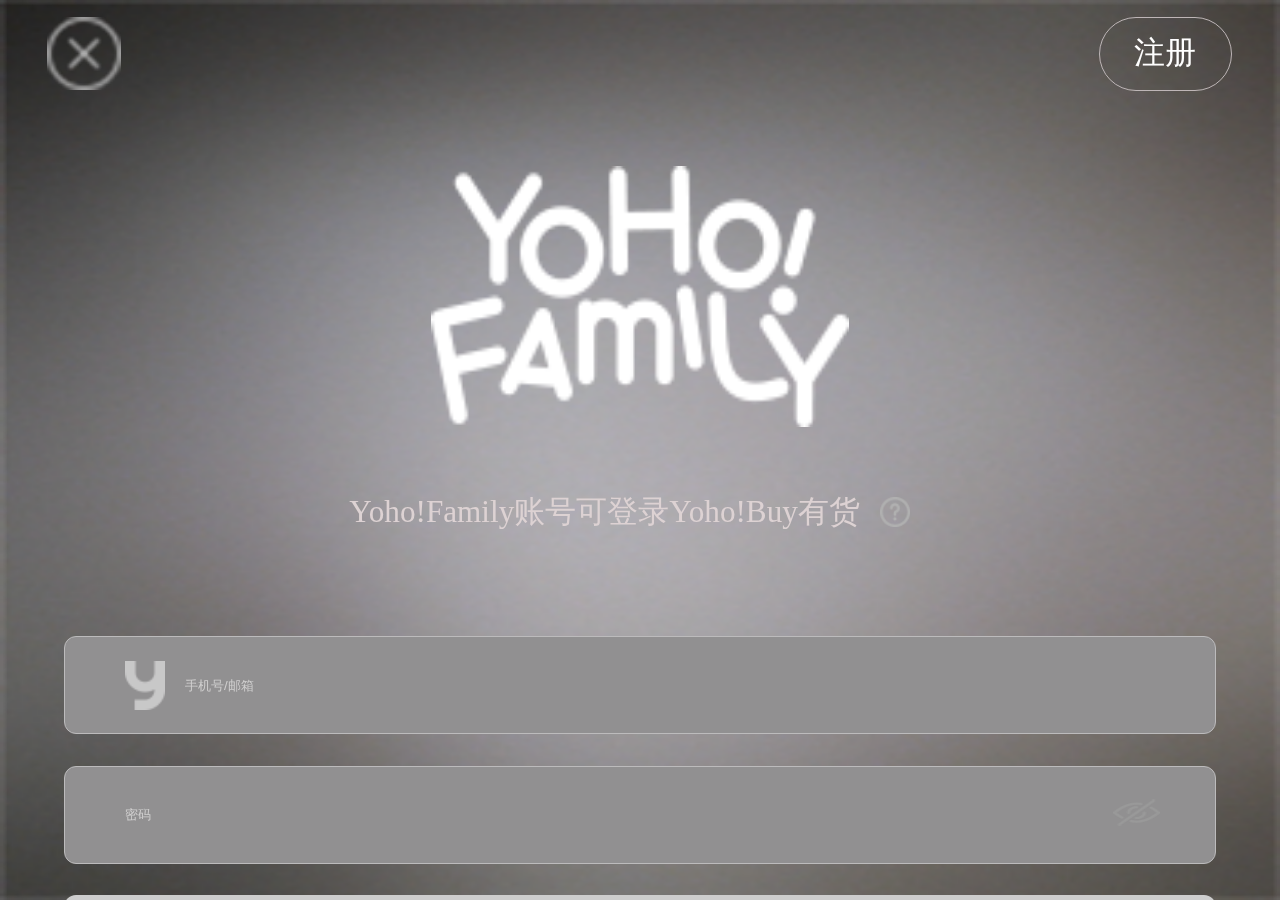
<file: land.html>
<!DOCTYPE html>
<html lang="en">
<head>
    <meta charset="UTF-8">
    <meta name="viewport" content="width=device-width,minimum-scale=1.0,maximum-scale=1.0,user-scalable=no">
    <title>land</title>
    <script>
        (function (doc, win) {
            var docEl = doc.documentElement,
                resizeEvt = 'orientationchange' in window ? 'orientationchange' : 'resize',
                recalc = function () {
                    var clientWidth = docEl.clientWidth;
                    var clientHeight = docEl.clientHeight;
                    if (!clientWidth) return;
                    if(clientHeight>clientWidth){
                        docEl.style.fontSize = 100 * (clientWidth / 750) + 'px';
                    }else{
                        docEl.style.fontSize = 100 * (clientHeight / 750) + 'px';
                    }
                };

            if (!doc.addEventListener) return;
            win.addEventListener(resizeEvt, recalc, false);
            doc.addEventListener('DOMContentLoaded', recalc, false);
        })(document, window);
    </script>
    <link rel="stylesheet" type="text/css" href="css/public.css">
    <link rel="stylesheet" type="text/css" href="css/land.css">
</head>
<body>
    <div class="popub">
        <div class="top">
            <a href="index.html"><img src="img/admin/guanbi.png"></a>
            <span>注册</span>
        </div>
        <div class="family">
            <img src="img/admin/family4.png">
        </div>
        <div class="yohoBy">
            <span>Yoho!Family账号可登录Yoho!Buy有货</span>
            <span><img src="img/admin/wenhao.png"></span>
        </div>
        <div class="iphone">
            <input type="text" placeholder="手机号/邮箱">
        </div>
        <div class="password">
            <input type="password" placeholder="密码">
        </div>
        <a class="load" href="index.html">登录</a>
        <div class="overseas">
            <ul>
                <li><a href="#">海外手机</a></li>
                <li><a href="#">快速登录</a></li>
                <li><a href="#">忘记密码</a></li>
            </ul>
        </div>
        <div class="tubiao">
            <ul>
                <li><a href="#"><img src="img/admin/qq_icon.png"></a></li>
                <li><a href="#"><img src="img/admin/wechat_icon.png"></a></li>
                <li><a href="#"><img src="img/admin/weibo_icon.png"></a></li>
                <li><a href="#"><img src="img/admin/alipay_icon.png"></a></li>
            </ul>
        </div>
    </div>
</body>
</html>
</file>
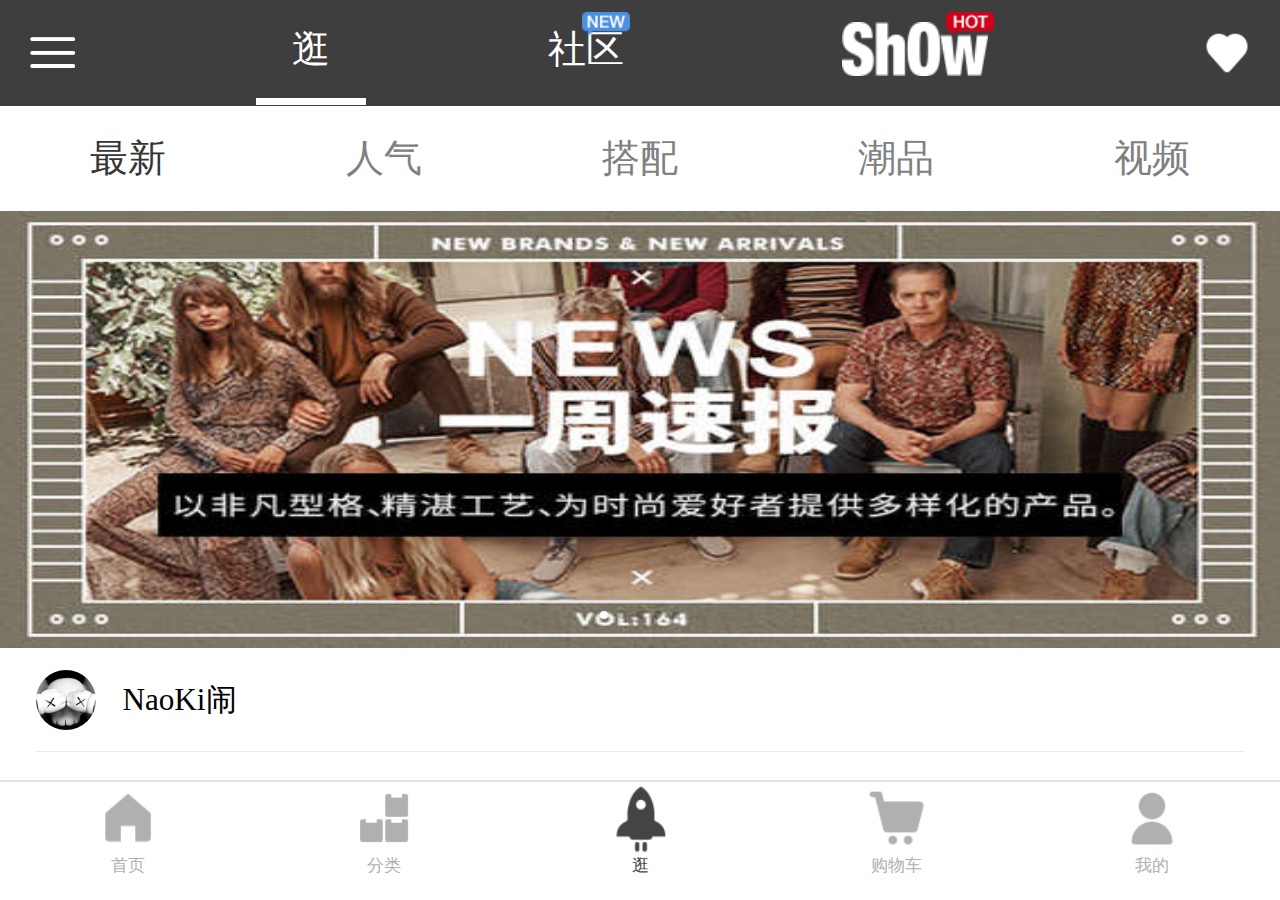
<file: ramble.html>
<!DOCTYPE html>
<html lang="en">
<head>
    <meta charset="UTF-8">
    <meta name="viewport" content="width=device-width,minimum-scale=1.0,maximum-scale=1.0,user-scalable=no">
    <title>YoHo</title>
    <script>
        (function (doc, win) {
            var docEl = doc.documentElement,
                resizeEvt = 'orientationchange' in window ? 'orientationchange' : 'resize',
                recalc = function () {
                    var clientWidth = docEl.clientWidth;
                    var clientHeight = docEl.clientHeight;
                    if (!clientWidth) return;
                    if(clientHeight>clientWidth){
                        docEl.style.fontSize = 100 * (clientWidth / 750) + 'px';
                    }else{
                        docEl.style.fontSize = 100 * (clientHeight / 750) + 'px';
                    }
                };

            if (!doc.addEventListener) return;
            win.addEventListener(resizeEvt, recalc, false);
            doc.addEventListener('DOMContentLoaded', recalc, false);
        })(document, window);
    </script>
    <link rel="stylesheet" type="text/css" href="css/public.css">
    <link rel="stylesheet" type="text/css" href="css/ramble.css">
    <link rel="stylesheet" href="css/swiper.min.css">
</head>
<body>
<div class="all" id="all">
    <header>
        <div class="show-t">
            <button id="unwind"><i class="iconfont">&#xe602;</i></button>
            <div class="show">
                <ul>
                    <li><a href="#">逛</a></li>
                    <li><a href="#">社区<span><img src="img/ramble/new.png"></span></a></li>
                    <li><a href="#"><img src="img/ramble/show.png"><span><img src="img/ramble/hot.png"></span></a></li>
                </ul>
            </div>
            <b><img src="img/ramble/whiteheart.png"></b>
        </div>
        <div class="show-b">
            <ul>
                <li><a href="#">最新</a></li>
                <li><a href="#">人气</a></li>
                <li><a href="#">搭配</a></li>
                <li><a href="#">潮品</a></li>
                <li><a href="#">视频</a></li>
            </ul>
        </div>
    </header>
    <main>
        <div class="swiper-container flash1">
            <div class="swiper-wrapper">
                <div class="swiper-slide"><img src="img/ramble/flash1.jpg" alt=""></div>
                <div class="swiper-slide"><img src="img/ramble/flash2.jpg" alt=""></div>
                <div class="swiper-slide"><img src="img/ramble/flash3.jpg" alt=""></div>
                <div class="swiper-slide"><img src="img/ramble/falsh4.jpg" alt=""></div>
                <div class="swiper-slide"><img src="img/ramble/flash5.jpg" alt=""></div>
            </div>
            <div class="swiper-pagination"></div>
        </div>
        <div class="pasture">
            <div class="naoki">
                <b><img src="img/ramble/naoki.jpg"></b>
                <p>NaoKi闹</p>
            </div>
            <div class="topic">
                <img src="img/ramble/tro.jpg">
                <div class="talk">话 题</div>
            </div>
            <div class="poise">
                <h3>姿势|为毛人人都往头上戴“绿帽子”？</h3>
                <p>当然是选择原谅他啊！！</p>
                <div class="attitude">
                    <b><span><img src="img/ramble/clock.png"></span><span> 08月18日 23:00</span></b>
                    <i><span><img src="img/ramble/eye.png"></span><span>4059</span></i>
                    <em><img src="img/ramble/share.png"></em>
                    <em><img src="img/ramble/heart1.png"></em>
                </div>
            </div>
        </div>
        <div class="taka">
            <ul>
                <li>
                    <a href="#">
                        <div class="taka-left">
                            <img src="img/ramble/taka1.jpg">
                        </div>
                        <div class="taka-right">
                            <p>TAKA ORIGINAL...</p>
                            <span>￥188.00</span>
                        </div>
                    </a>
                </li>
                <li>
                    <a href="#">
                        <div class="taka-left">
                            <img src="img/ramble/taka2.jpg">
                        </div>
                        <div class="taka-right">
                            <p>TAKA ORIGINAL...</p>
                            <span>￥188.00</span>
                        </div>
                    </a>
                </li>
                <li>
                    <a href="#">
                        <div class="taka-left">
                            <img src="img/ramble/taka3.jpg">
                        </div>
                        <div class="taka-right">
                            <p>TAKA ORIGINAL...</p>
                            <span>￥188.00</span>
                        </div>
                    </a>
                </li>
                <li>
                    <a href="#">
                        <div class="taka-left">
                            <img src="img/ramble/taka4.jpg">
                        </div>
                        <div class="taka-right">
                            <p>TAKA ORIGINAL...</p>
                            <span>￥188.00</span>
                        </div>
                    </a>
                </li>
                <li>
                    <a href="#">
                        <div class="taka-left">
                            <img src="img/ramble/taka5.jpg">
                        </div>
                        <div class="taka-right">
                            <p>TAKA ORIGINAL...</p>
                            <span>￥188.00</span>
                        </div>
                    </a>
                </li>
            </ul>
        </div>
        <div class="pasture2">
            <div class="naoki">
                <b><img src="img/ramble/chaos.jpg"></b>
                <p>Chaos</p>
            </div>
            <div class="topic">
                <img src="img/ramble/trend.jpg">
                <div class="talk">搭配</div>
            </div>
            <div class="poise">
                <h3>串标元素，当下大热！</h3>
                <p>两袖的串标印花设计，无疑是当下最流行的元素之一。</p>
                <div class="attitude">
                    <b><span><img src="img/ramble/clock.png"></span><span> 08月18日 21:50</span></b>
                    <i><span><img src="img/ramble/eye.png"></span><span>4850</span></i>
                    <em><img src="img/ramble/share.png"></em>
                    <em><img src="img/ramble/heart1.png"></em>
                </div>
            </div>
        </div>
        <div class="taka2">
            <ul>
                <li>
                    <a href="#">
                        <div class="taka-left">
                            <img src="img/ramble/macro1.jpg">
                        </div>
                        <div class="taka-right">
                            <p>MACROPUS简约休...</p>
                            <span>￥59.00</span>
                        </div>
                    </a>
                </li>
                <li>
                    <a href="#">
                        <div class="taka-left">
                            <img src="img/ramble/macro2.jpg">
                        </div>
                        <div class="taka-right">
                            <p>Randomevent 撞...</p>
                            <span>￥299.00</span>
                        </div>
                    </a>
                </li>
                <li>
                    <a href="#">
                        <div class="taka-left">
                            <img src="img/ramble/macro3.jpg">
                        </div>
                        <div class="taka-right">
                            <p>TAKA ORIGINAL...</p>
                            <span>￥188.00</span>
                        </div>
                    </a>
                </li>
                <li>
                    <a href="#">
                        <div class="taka-left">
                            <img src="img/ramble/macro4.jpg">
                        </div>
                        <div class="taka-right">
                            <p>TAKA ORIGINAL...</p>
                            <span>￥188.00</span>
                        </div>
                    </a>
                </li>
                <li>
                    <a href="#">
                        <div class="taka-left">
                            <img src="img/ramble/macro5.jpg">
                        </div>
                        <div class="taka-right">
                            <p>TAKA ORIGINAL...</p>
                            <span>￥188.00</span>
                        </div>
                    </a>
                </li>
            </ul>
        </div>
        <div class="pasture3">
            <div class="naoki">
                <b><img src="img/ramble/dada.jpg"></b>
                <p>达达</p>
            </div>
            <div class="topic">
                <img src="img/ramble/dapei.jpg">
                <div class="talk">搭配</div>
            </div>
            <div class="poise">
                <h3>这个颜色可能更适合你~</h3>
                <p>运用高级灰</p>
                <div class="attitude">
                    <b><span><img src="img/ramble/clock.png"></span><span> 08月18日 20:30</span></b>
                    <i><span><img src="img/ramble/eye.png"></span><span>7859</span></i>
                    <em><img src="img/ramble/share.png"></em>
                    <em><img src="img/ramble/heart1.png"></em>
                </div>
            </div>
        </div>
        <div class="taka3">
            <ul>
                <li>
                    <a href="#">
                        <div class="taka-left">
                            <img src="img/ramble/hers1.jpg">
                        </div>
                        <div class="taka-right">
                            <p>HerschelSupply D...</p>
                            <span>￥1120.00</span>
                        </div>
                    </a>
                </li>
                <li>
                    <a href="#">
                        <div class="taka-left">
                            <img src="img/ramble/hers2.jpg">
                        </div>
                        <div class="taka-right">
                            <p>vans Old Skool U</p>
                            <span>￥449.00</span>
                        </div>
                    </a>
                </li>
                <li>
                    <a href="#">
                        <div class="taka-left">
                            <img src="img/ramble/hers3.jpg">
                        </div>
                        <div class="taka-right">
                            <p>TAKA ORIGINAL...</p>
                            <span>￥188.00</span>
                        </div>
                    </a>
                </li>
                <li>
                    <a href="#">
                        <div class="taka-left">
                            <img src="img/ramble/hers4.jpg">
                        </div>
                        <div class="taka-right">
                            <p>TAKA ORIGINAL...</p>
                            <span>￥188.00</span>
                        </div>
                    </a>
                </li>
                <li>
                    <a href="#">
                        <div class="taka-left">
                            <img src="img/ramble/hers5.jpg">
                        </div>
                        <div class="taka-right">
                            <p>TAKA ORIGINAL...</p>
                            <span>￥188.00</span>
                        </div>
                    </a>
                </li>
            </ul>
        </div>
        <div class="pasture4">
            <div class="naoki">
                <b><img src="img/ramble/dada.jpg"></b>
                <p>达达</p>
            </div>
            <div class="topic">
                <img src="img/ramble/dickies.png">
                <div class="talk">搭配</div>
            </div>
            <div class="poise">
                <h3>T恤牛仔裤，怎么可能不百搭？？</h3>
                <p>低调耐看的就是你了？</p>
                <div class="attitude">
                    <b><span><img src="img/ramble/clock.png"></span><span> 08月18日 19:50</span></b>
                    <i><span><img src="img/ramble/eye.png"></span><span>6920</span></i>
                    <em><img src="img/ramble/share.png"></em>
                    <em><img src="img/ramble/heart1.png"></em>
                </div>
            </div>
        </div>
        <div class="taka4">
            <ul>
                <li>
                    <a href="#">
                        <div class="taka-left">
                            <img src="img/ramble/dic1.png">
                        </div>
                        <div class="taka-right">
                            <p>DC DETENTION II...</p>
                            <span>￥248.00</span>
                        </div>
                    </a>
                </li>
                <li>
                    <a href="#">
                        <div class="taka-left">
                            <img src="img/ramble/dic2.png">
                        </div>
                        <div class="taka-right">
                            <p>蓝布屋 匠造日式水...</p>
                            <span>￥419.00</span>
                        </div>
                    </a>
                </li>
                <li>
                    <a href="#">
                        <div class="taka-left">
                            <img src="img/ramble/dic3.png">
                        </div>
                        <div class="taka-right">
                            <p>TAKA ORIGINAL...</p>
                            <span>￥188.00</span>
                        </div>
                    </a>
                </li>
                <li>
                    <a href="#">
                        <div class="taka-left">
                            <img src="img/ramble/dic4.png">
                        </div>
                        <div class="taka-right">
                            <p>TAKA ORIGINAL...</p>
                            <span>￥188.00</span>
                        </div>
                    </a>
                </li>
                <li>
                    <a href="#">
                        <div class="taka-left">
                            <img src="img/ramble/dic5.png">
                        </div>
                        <div class="taka-right">
                            <p>TAKA ORIGINAL...</p>
                            <span>￥188.00</span>
                        </div>
                    </a>
                </li>
            </ul>
        </div>
        <div class="pasture5">
            <div class="naoki">
                <b><img src="img/ramble/demo.png"></b>
                <p>demo</p>
            </div>
            <div class="topic">
                <img src="img/ramble/soin.png">
                <div class="talk">话题</div>
            </div>
            <div class="poise">
                <h3>为什么你总是穿不好基本款？</h3>
                <p>几招简单的方法，让你穿好基本款！</p>
                <div class="attitude">
                    <b><span><img src="img/ramble/clock.png"></span><span> 08月18日 19:00</span></b>
                    <i><span><img src="img/ramble/eye.png"></span><span>7224</span></i>
                    <em><img src="img/ramble/share.png"></em>
                    <em><img src="img/ramble/heart1.png"></em>
                </div>
            </div>
        </div>
        <div class="taka5">
            <ul>
                <li>
                    <a href="#">
                        <div class="taka-left">
                            <img src="img/ramble/lazy1.png">
                        </div>
                        <div class="taka-right">
                            <p>Preppy Elite 酷炫</p>
                            <span>￥79.00</span>
                        </div>
                    </a>
                </li>
                <li>
                    <a href="#">
                        <div class="taka-left">
                            <img src="img/ramble/lazy2.png">
                        </div>
                        <div class="taka-right">
                            <p>BLACKJACK 品牌...</p>
                            <span>￥99.00</span>
                        </div>
                    </a>
                </li>
                <li>
                    <a href="#">
                        <div class="taka-left">
                            <img src="img/ramble/lazy3.png">
                        </div>
                        <div class="taka-right">
                            <p>TAKA ORIGINAL...</p>
                            <span>￥188.00</span>
                        </div>
                    </a>
                </li>
                <li>
                    <a href="#">
                        <div class="taka-left">
                            <img src="img/ramble/lazy4.png">
                        </div>
                        <div class="taka-right">
                            <p>TAKA ORIGINAL...</p>
                            <span>￥188.00</span>
                        </div>
                    </a>
                </li>
                <li>
                    <a href="#">
                        <div class="taka-left">
                            <img src="img/ramble/lazy5.png">
                        </div>
                        <div class="taka-right">
                            <p>TAKA ORIGINAL...</p>
                            <span>￥188.00</span>
                        </div>
                    </a>
                </li>
            </ul>
        </div>
        <div class="pasture6">
            <div class="naoki">
                <b><img src="img/ramble/leye.png"></b>
                <p>乐爷</p>
            </div>
            <div class="topic">
                <img src="img/ramble/qinglv.png">
                <div class="talk">话题</div>
            </div>
            <div class="poise">
                <h3>单身狗慎点，真想和女朋友这样穿VANS!</h3>
                <p>VANS花式“虐狗”，多种风格情侣穿搭一键get！</p>
                <div class="attitude">
                    <b><span><img src="img/ramble/clock.png"></span><span> 08月18日 12:11</span></b>
                    <i><span><img src="img/ramble/eye.png"></span><span>15992</span></i>
                    <em><img src="img/ramble/share.png"></em>
                    <em><img src="img/ramble/heart1.png"></em>
                </div>
            </div>
        </div>
        <div class="taka6">
            <ul>
                <li>
                    <a href="#">
                        <div class="taka-left">
                            <img src="img/ramble/vans1.png">
                        </div>
                        <div class="taka-right">
                            <p>VANS THANKS C...</p>
                            <span>￥590.00</span>
                        </div>
                    </a>
                </li>
                <li>
                    <a href="#">
                        <div class="taka-left">
                            <img src="img/ramble/vans2.png">
                        </div>
                        <div class="taka-right">
                            <p>VANS Old Skool</p>
                            <span>￥635.00</span>
                        </div>
                    </a>
                </li>
                <li>
                    <a href="#">
                        <div class="taka-left">
                            <img src="img/ramble/vans3.png">
                        </div>
                        <div class="taka-right">
                            <p>TAKA ORIGINAL...</p>
                            <span>￥188.00</span>
                        </div>
                    </a>
                </li>
                <li>
                    <a href="#">
                        <div class="taka-left">
                            <img src="img/ramble/vans4.png">
                        </div>
                        <div class="taka-right">
                            <p>TAKA ORIGINAL...</p>
                            <span>￥188.00</span>
                        </div>
                    </a>
                </li>
                <li>
                    <a href="#">
                        <div class="taka-left">
                            <img src="img/ramble/vans5.png">
                        </div>
                        <div class="taka-right">
                            <p>TAKA ORIGINAL...</p>
                            <span>￥188.00</span>
                        </div>
                    </a>
                </li>
            </ul>
        </div>
    </main>
    <footer>
        <ul>
            <li>
                <a href="index.html">
                    <span><img src="img/index2.png"></span>
                    <p style="color:#b0b0b0;">首页</p>
                </a>
            </li>
            <li>
                <a href="classify.html">
                    <span><img src="img/gary2.png"></span>
                    <p>分类</p>
                </a>
            </li>
            <li>
                <a href="#">
                    <span><img src="img/rocket1.png"></span>
                    <p style="color:#444;">逛</p>
                </a>
            </li>
            <li>
                <a href="cart.html">
                    <span><img src="img/cart2.png"></span>
                    <p>购物车</p>
                </a>
            </li>
            <li>
                <a href="admin.html">
                    <span><img src="img/admin2.png"></span>
                    <p>我的</p>
                </a>
            </li>
        </ul>
    </footer>
</div>
<div class="sidedoor" id="sidedoor">
    <ul>
        <li>
            <a href="#">
                <i class="iconfont">&#xe648;</i>
                <b>男生</b>
                <span>BOYS</span>
            </a>
        </li>
        <li>
            <a href="#">
                <i class="iconfont">&#xe685;</i>
                <b>女生</b>
                <span>GIRLS</span>
            </a>
        </li>
        <li>
            <a href="#">
                <i class="iconfont">&#xe6f7;</i>
                <b>潮童</b>
                <span>KIDS</span>
            </a>
        </li>
        <li>
            <a href="#">
                <i class="iconfont">&#xe634;</i>
                <b>创意生活</b>
                <span>LIFE STYLE</span>
            </a>
        </li>
        <li class="empty"></li>
        <li>
            <a href="#">
                <i class="iconfont">&#xe633;</i>
                <div class="sides">
                    <b>潮流优选</b>
                    <span>BLK</span>
                </div>
            </a>
        </li>
        <li>
            <a href="#">
                <i class="iconfont">&#xe61e;</i>
                <div class="sides">
                    <b>明星原创</b>
                    <span>STAR</span>
                </div>
            </a>
        </li>
        <li>
            <a href="#">
                <i class="iconfont">&#xe603;</i>
                <div class="sides">
                    <b>逛</b>
                    <span>TRENDFINDER</span>
                    <i class="iconfont">&#xe6d7;</i>
                </div>
            </a>
        </li>
    </ul>
</div>
<div class="sideon" id="sideon"></div>
</body>
</html>
<script type="text/javascript" src="js/jquery-1.8.3.min.js"></script>
<script src="js/swiper.min.js" type="text/javascript" charset="utf-8"></script>
<script type="text/javascript" src="js/ramble.js"></script>
</file>
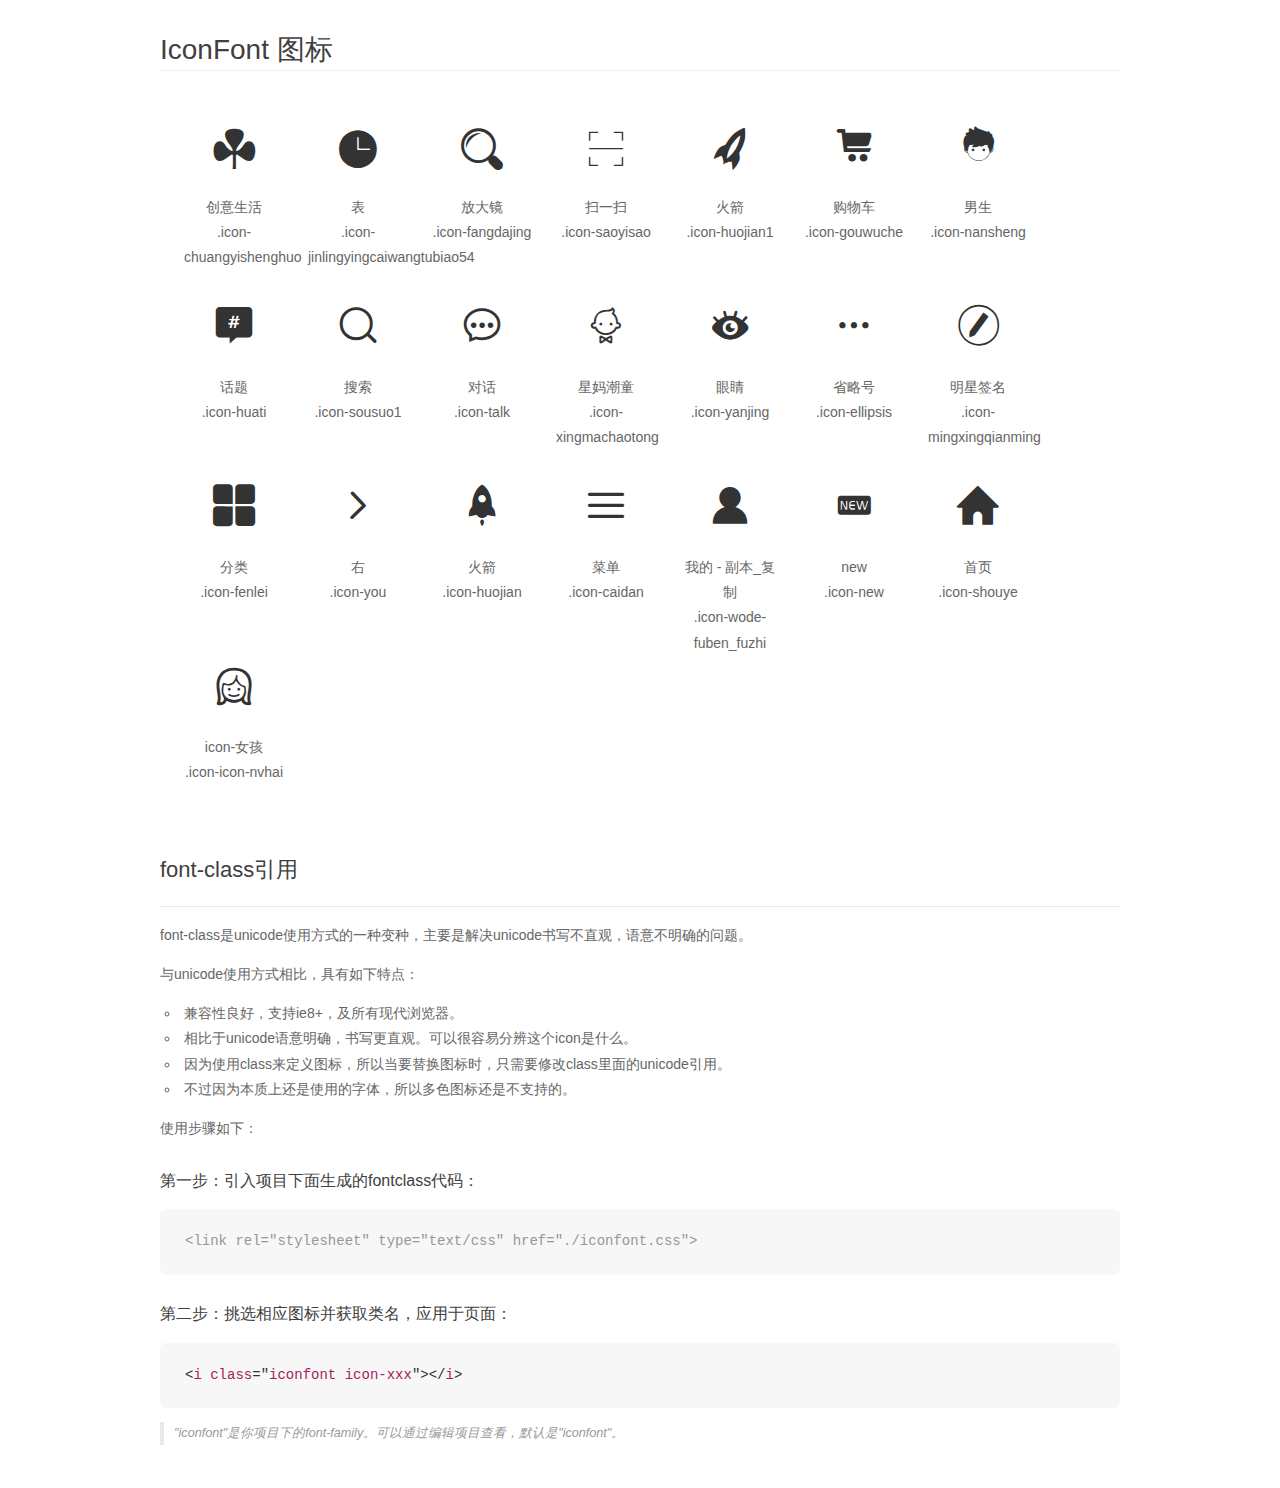
<file: font/demo_fontclass.html>
<!DOCTYPE html>
<html>
<head>
    <meta charset="utf-8"/>
    <title>IconFont</title>
    <link rel="stylesheet" href="demo.css">
    <link rel="stylesheet" href="iconfont.css">
</head>
<body>
    <div class="main markdown">
        <h1>IconFont 图标</h1>
        <ul class="icon_lists clear">
            
                <li>
                <i class="icon iconfont icon-chuangyishenghuo"></i>
                    <div class="name">创意生活</div>
                    <div class="fontclass">.icon-chuangyishenghuo</div>
                </li>
            
                <li>
                <i class="icon iconfont icon-jinlingyingcaiwangtubiao54"></i>
                    <div class="name">表</div>
                    <div class="fontclass">.icon-jinlingyingcaiwangtubiao54</div>
                </li>
            
                <li>
                <i class="icon iconfont icon-fangdajing"></i>
                    <div class="name">放大镜</div>
                    <div class="fontclass">.icon-fangdajing</div>
                </li>
            
                <li>
                <i class="icon iconfont icon-saoyisao"></i>
                    <div class="name">扫一扫</div>
                    <div class="fontclass">.icon-saoyisao</div>
                </li>
            
                <li>
                <i class="icon iconfont icon-huojian1"></i>
                    <div class="name">火箭</div>
                    <div class="fontclass">.icon-huojian1</div>
                </li>
            
                <li>
                <i class="icon iconfont icon-gouwuche"></i>
                    <div class="name">购物车</div>
                    <div class="fontclass">.icon-gouwuche</div>
                </li>
            
                <li>
                <i class="icon iconfont icon-nansheng"></i>
                    <div class="name">男生</div>
                    <div class="fontclass">.icon-nansheng</div>
                </li>
            
                <li>
                <i class="icon iconfont icon-huati"></i>
                    <div class="name">话题</div>
                    <div class="fontclass">.icon-huati</div>
                </li>
            
                <li>
                <i class="icon iconfont icon-sousuo1"></i>
                    <div class="name">搜索</div>
                    <div class="fontclass">.icon-sousuo1</div>
                </li>
            
                <li>
                <i class="icon iconfont icon-talk"></i>
                    <div class="name">对话</div>
                    <div class="fontclass">.icon-talk</div>
                </li>
            
                <li>
                <i class="icon iconfont icon-xingmachaotong"></i>
                    <div class="name">星妈潮童</div>
                    <div class="fontclass">.icon-xingmachaotong</div>
                </li>
            
                <li>
                <i class="icon iconfont icon-yanjing"></i>
                    <div class="name">眼睛</div>
                    <div class="fontclass">.icon-yanjing</div>
                </li>
            
                <li>
                <i class="icon iconfont icon-ellipsis"></i>
                    <div class="name">省略号</div>
                    <div class="fontclass">.icon-ellipsis</div>
                </li>
            
                <li>
                <i class="icon iconfont icon-mingxingqianming"></i>
                    <div class="name">明星签名</div>
                    <div class="fontclass">.icon-mingxingqianming</div>
                </li>
            
                <li>
                <i class="icon iconfont icon-fenlei"></i>
                    <div class="name">分类</div>
                    <div class="fontclass">.icon-fenlei</div>
                </li>
            
                <li>
                <i class="icon iconfont icon-you"></i>
                    <div class="name">右</div>
                    <div class="fontclass">.icon-you</div>
                </li>
            
                <li>
                <i class="icon iconfont icon-huojian"></i>
                    <div class="name">火箭</div>
                    <div class="fontclass">.icon-huojian</div>
                </li>
            
                <li>
                <i class="icon iconfont icon-caidan"></i>
                    <div class="name">菜单</div>
                    <div class="fontclass">.icon-caidan</div>
                </li>
            
                <li>
                <i class="icon iconfont icon-wode-fuben_fuzhi"></i>
                    <div class="name">我的 - 副本_复制</div>
                    <div class="fontclass">.icon-wode-fuben_fuzhi</div>
                </li>
            
                <li>
                <i class="icon iconfont icon-new"></i>
                    <div class="name">new</div>
                    <div class="fontclass">.icon-new</div>
                </li>
            
                <li>
                <i class="icon iconfont icon-shouye"></i>
                    <div class="name">首页</div>
                    <div class="fontclass">.icon-shouye</div>
                </li>
            
                <li>
                <i class="icon iconfont icon-icon-nvhai"></i>
                    <div class="name">icon-女孩</div>
                    <div class="fontclass">.icon-icon-nvhai</div>
                </li>
            
        </ul>

        <h2 id="font-class-">font-class引用</h2>
        <hr>

        <p>font-class是unicode使用方式的一种变种，主要是解决unicode书写不直观，语意不明确的问题。</p>
        <p>与unicode使用方式相比，具有如下特点：</p>
        <ul>
        <li>兼容性良好，支持ie8+，及所有现代浏览器。</li>
        <li>相比于unicode语意明确，书写更直观。可以很容易分辨这个icon是什么。</li>
        <li>因为使用class来定义图标，所以当要替换图标时，只需要修改class里面的unicode引用。</li>
        <li>不过因为本质上还是使用的字体，所以多色图标还是不支持的。</li>
        </ul>
        <p>使用步骤如下：</p>
        <h3 id="-fontclass-">第一步：引入项目下面生成的fontclass代码：</h3>


        <pre><code class="lang-js hljs javascript"><span class="hljs-comment">&lt;link rel="stylesheet" type="text/css" href="./iconfont.css"&gt;</span></code></pre>
        <h3 id="-">第二步：挑选相应图标并获取类名，应用于页面：</h3>
        <pre><code class="lang-css hljs">&lt;<span class="hljs-selector-tag">i</span> <span class="hljs-selector-tag">class</span>="<span class="hljs-selector-tag">iconfont</span> <span class="hljs-selector-tag">icon-xxx</span>"&gt;&lt;/<span class="hljs-selector-tag">i</span>&gt;</code></pre>
        <blockquote>
        <p>"iconfont"是你项目下的font-family。可以通过编辑项目查看，默认是"iconfont"。</p>
        </blockquote>
    </div>
</body>
</html>
</file>
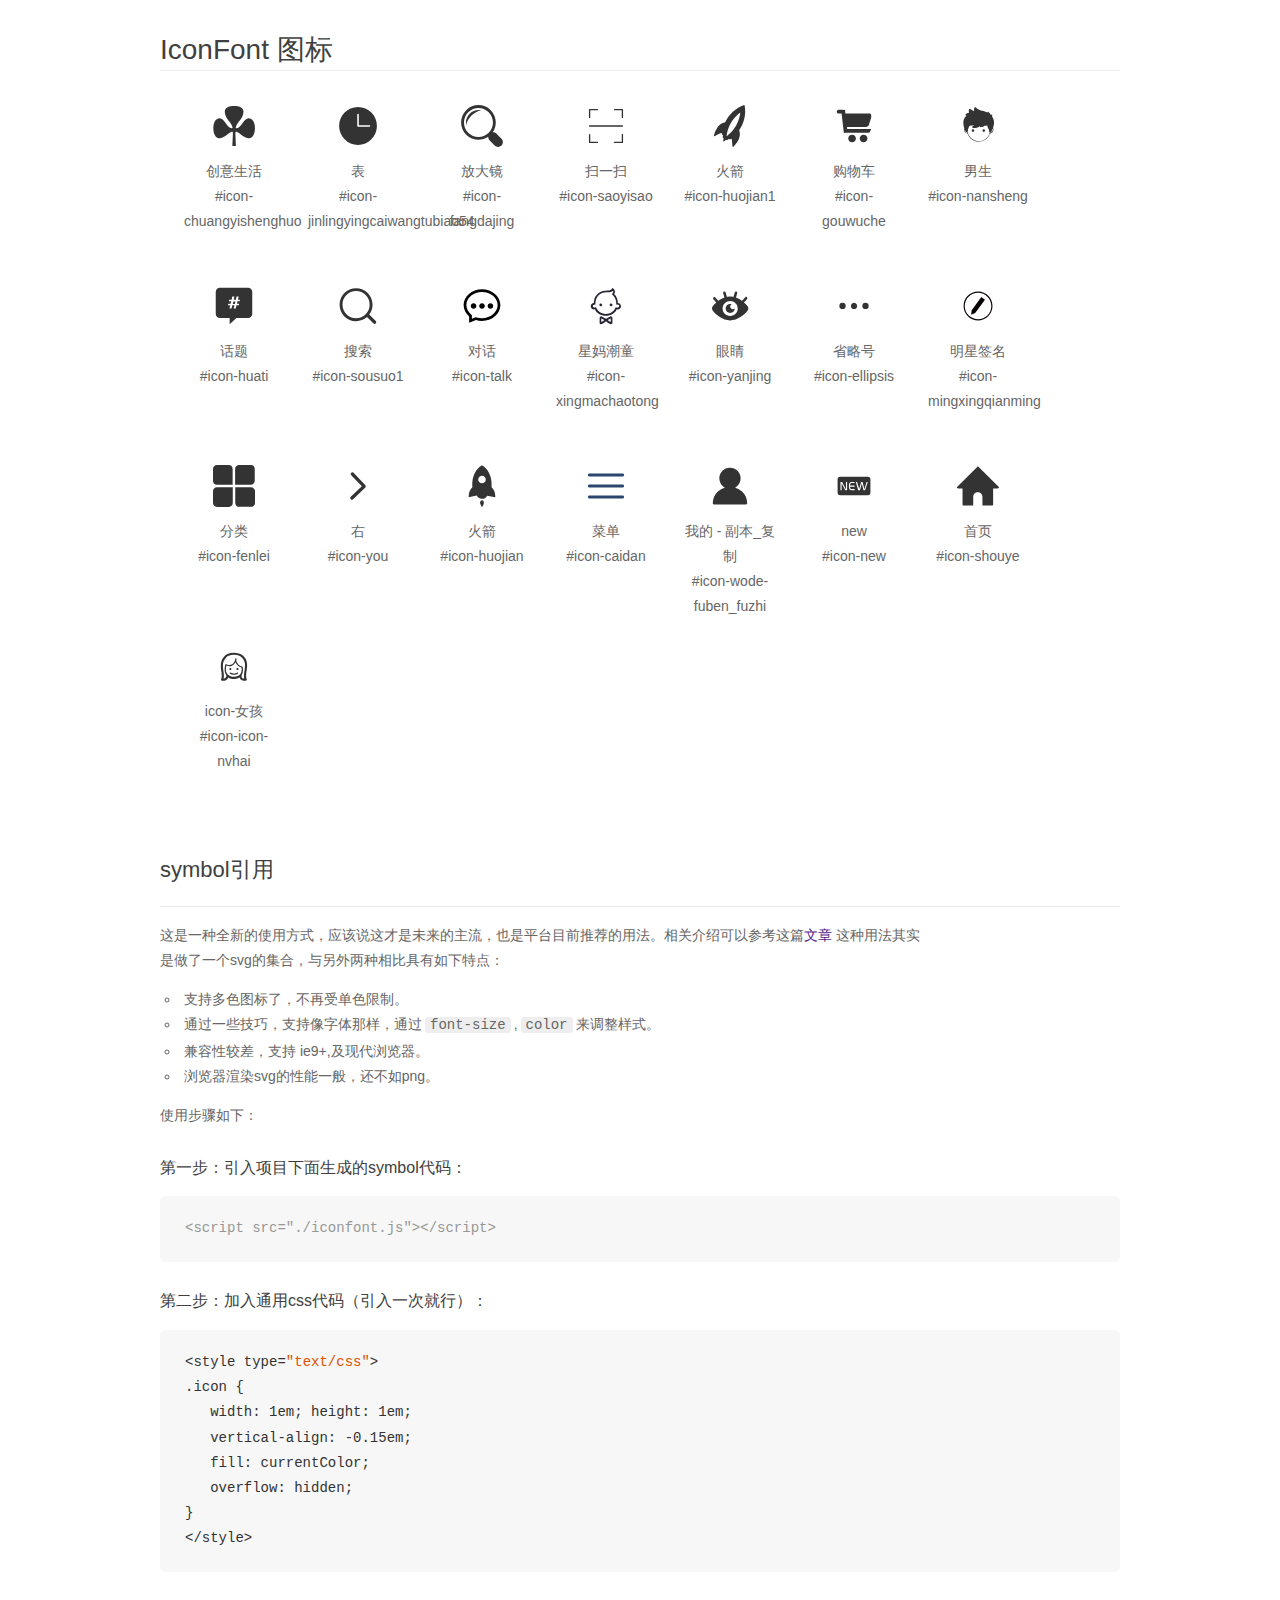
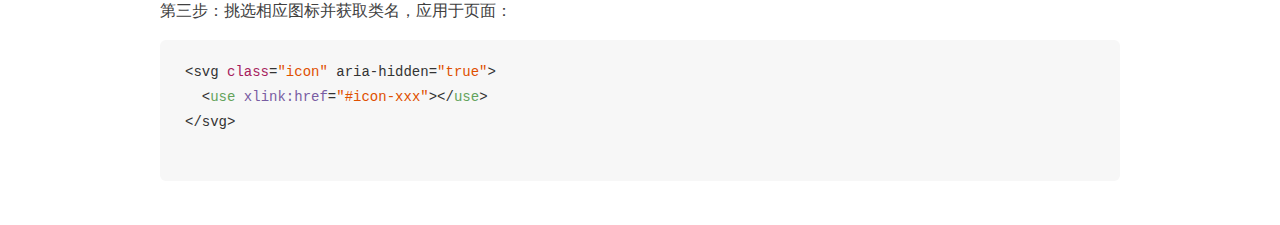
<file: font/demo_symbol.html>
<!DOCTYPE html>
<html>
<head>
    <meta charset="utf-8"/>
    <title>IconFont</title>
    <link rel="stylesheet" href="demo.css">
    <script src="iconfont.js"></script>

    <style type="text/css">
        .icon {
          /* 通过设置 font-size 来改变图标大小 */
          width: 1em; height: 1em;
          /* 图标和文字相邻时，垂直对齐 */
          vertical-align: -0.15em;
          /* 通过设置 color 来改变 SVG 的颜色/fill */
          fill: currentColor;
          /* path 和 stroke 溢出 viewBox 部分在 IE 下会显示
             normalize.css 中也包含这行 */
          overflow: hidden;
        }

    </style>
</head>
<body>
    <div class="main markdown">
        <h1>IconFont 图标</h1>
        <ul class="icon_lists clear">
            
                <li>
                    <svg class="icon" aria-hidden="true">
                        <use xlink:href="#icon-chuangyishenghuo"></use>
                    </svg>
                    <div class="name">创意生活</div>
                    <div class="fontclass">#icon-chuangyishenghuo</div>
                </li>
            
                <li>
                    <svg class="icon" aria-hidden="true">
                        <use xlink:href="#icon-jinlingyingcaiwangtubiao54"></use>
                    </svg>
                    <div class="name">表</div>
                    <div class="fontclass">#icon-jinlingyingcaiwangtubiao54</div>
                </li>
            
                <li>
                    <svg class="icon" aria-hidden="true">
                        <use xlink:href="#icon-fangdajing"></use>
                    </svg>
                    <div class="name">放大镜</div>
                    <div class="fontclass">#icon-fangdajing</div>
                </li>
            
                <li>
                    <svg class="icon" aria-hidden="true">
                        <use xlink:href="#icon-saoyisao"></use>
                    </svg>
                    <div class="name">扫一扫</div>
                    <div class="fontclass">#icon-saoyisao</div>
                </li>
            
                <li>
                    <svg class="icon" aria-hidden="true">
                        <use xlink:href="#icon-huojian1"></use>
                    </svg>
                    <div class="name">火箭</div>
                    <div class="fontclass">#icon-huojian1</div>
                </li>
            
                <li>
                    <svg class="icon" aria-hidden="true">
                        <use xlink:href="#icon-gouwuche"></use>
                    </svg>
                    <div class="name">购物车</div>
                    <div class="fontclass">#icon-gouwuche</div>
                </li>
            
                <li>
                    <svg class="icon" aria-hidden="true">
                        <use xlink:href="#icon-nansheng"></use>
                    </svg>
                    <div class="name">男生</div>
                    <div class="fontclass">#icon-nansheng</div>
                </li>
            
                <li>
                    <svg class="icon" aria-hidden="true">
                        <use xlink:href="#icon-huati"></use>
                    </svg>
                    <div class="name">话题</div>
                    <div class="fontclass">#icon-huati</div>
                </li>
            
                <li>
                    <svg class="icon" aria-hidden="true">
                        <use xlink:href="#icon-sousuo1"></use>
                    </svg>
                    <div class="name">搜索</div>
                    <div class="fontclass">#icon-sousuo1</div>
                </li>
            
                <li>
                    <svg class="icon" aria-hidden="true">
                        <use xlink:href="#icon-talk"></use>
                    </svg>
                    <div class="name">对话</div>
                    <div class="fontclass">#icon-talk</div>
                </li>
            
                <li>
                    <svg class="icon" aria-hidden="true">
                        <use xlink:href="#icon-xingmachaotong"></use>
                    </svg>
                    <div class="name">星妈潮童</div>
                    <div class="fontclass">#icon-xingmachaotong</div>
                </li>
            
                <li>
                    <svg class="icon" aria-hidden="true">
                        <use xlink:href="#icon-yanjing"></use>
                    </svg>
                    <div class="name">眼睛</div>
                    <div class="fontclass">#icon-yanjing</div>
                </li>
            
                <li>
                    <svg class="icon" aria-hidden="true">
                        <use xlink:href="#icon-ellipsis"></use>
                    </svg>
                    <div class="name">省略号</div>
                    <div class="fontclass">#icon-ellipsis</div>
                </li>
            
                <li>
                    <svg class="icon" aria-hidden="true">
                        <use xlink:href="#icon-mingxingqianming"></use>
                    </svg>
                    <div class="name">明星签名</div>
                    <div class="fontclass">#icon-mingxingqianming</div>
                </li>
            
                <li>
                    <svg class="icon" aria-hidden="true">
                        <use xlink:href="#icon-fenlei"></use>
                    </svg>
                    <div class="name">分类</div>
                    <div class="fontclass">#icon-fenlei</div>
                </li>
            
                <li>
                    <svg class="icon" aria-hidden="true">
                        <use xlink:href="#icon-you"></use>
                    </svg>
                    <div class="name">右</div>
                    <div class="fontclass">#icon-you</div>
                </li>
            
                <li>
                    <svg class="icon" aria-hidden="true">
                        <use xlink:href="#icon-huojian"></use>
                    </svg>
                    <div class="name">火箭</div>
                    <div class="fontclass">#icon-huojian</div>
                </li>
            
                <li>
                    <svg class="icon" aria-hidden="true">
                        <use xlink:href="#icon-caidan"></use>
                    </svg>
                    <div class="name">菜单</div>
                    <div class="fontclass">#icon-caidan</div>
                </li>
            
                <li>
                    <svg class="icon" aria-hidden="true">
                        <use xlink:href="#icon-wode-fuben_fuzhi"></use>
                    </svg>
                    <div class="name">我的 - 副本_复制</div>
                    <div class="fontclass">#icon-wode-fuben_fuzhi</div>
                </li>
            
                <li>
                    <svg class="icon" aria-hidden="true">
                        <use xlink:href="#icon-new"></use>
                    </svg>
                    <div class="name">new</div>
                    <div class="fontclass">#icon-new</div>
                </li>
            
                <li>
                    <svg class="icon" aria-hidden="true">
                        <use xlink:href="#icon-shouye"></use>
                    </svg>
                    <div class="name">首页</div>
                    <div class="fontclass">#icon-shouye</div>
                </li>
            
                <li>
                    <svg class="icon" aria-hidden="true">
                        <use xlink:href="#icon-icon-nvhai"></use>
                    </svg>
                    <div class="name">icon-女孩</div>
                    <div class="fontclass">#icon-icon-nvhai</div>
                </li>
            
        </ul>


        <h2 id="symbol-">symbol引用</h2>
        <hr>

        <p>这是一种全新的使用方式，应该说这才是未来的主流，也是平台目前推荐的用法。相关介绍可以参考这篇<a href="">文章</a>
        这种用法其实是做了一个svg的集合，与另外两种相比具有如下特点：</p>
        <ul>
          <li>支持多色图标了，不再受单色限制。</li>
          <li>通过一些技巧，支持像字体那样，通过<code>font-size</code>,<code>color</code>来调整样式。</li>
          <li>兼容性较差，支持 ie9+,及现代浏览器。</li>
          <li>浏览器渲染svg的性能一般，还不如png。</li>
        </ul>
        <p>使用步骤如下：</p>
        <h3 id="-symbol-">第一步：引入项目下面生成的symbol代码：</h3>
        <pre><code class="lang-js hljs javascript"><span class="hljs-comment">&lt;script src="./iconfont.js"&gt;&lt;/script&gt;</span></code></pre>
        <h3 id="-css-">第二步：加入通用css代码（引入一次就行）：</h3>
        <pre><code class="lang-js hljs javascript">&lt;style type=<span class="hljs-string">"text/css"</span>&gt;
.icon {
   width: <span class="hljs-number">1</span>em; height: <span class="hljs-number">1</span>em;
   vertical-align: <span class="hljs-number">-0.15</span>em;
   fill: currentColor;
   overflow: hidden;
}
&lt;<span class="hljs-regexp">/style&gt;</span></code></pre>
        <h3 id="-">第三步：挑选相应图标并获取类名，应用于页面：</h3>
        <pre><code class="lang-js hljs javascript">&lt;svg <span class="hljs-class"><span class="hljs-keyword">class</span></span>=<span class="hljs-string">"icon"</span> aria-hidden=<span class="hljs-string">"true"</span>&gt;<span class="xml"><span class="hljs-tag">
  &lt;<span class="hljs-name">use</span> <span class="hljs-attr">xlink:href</span>=<span class="hljs-string">"#icon-xxx"</span>&gt;</span><span class="hljs-tag">&lt;/<span class="hljs-name">use</span>&gt;</span>
</span>&lt;<span class="hljs-regexp">/svg&gt;
        </span></code></pre>
    </div>
</body>
</html>
</file>
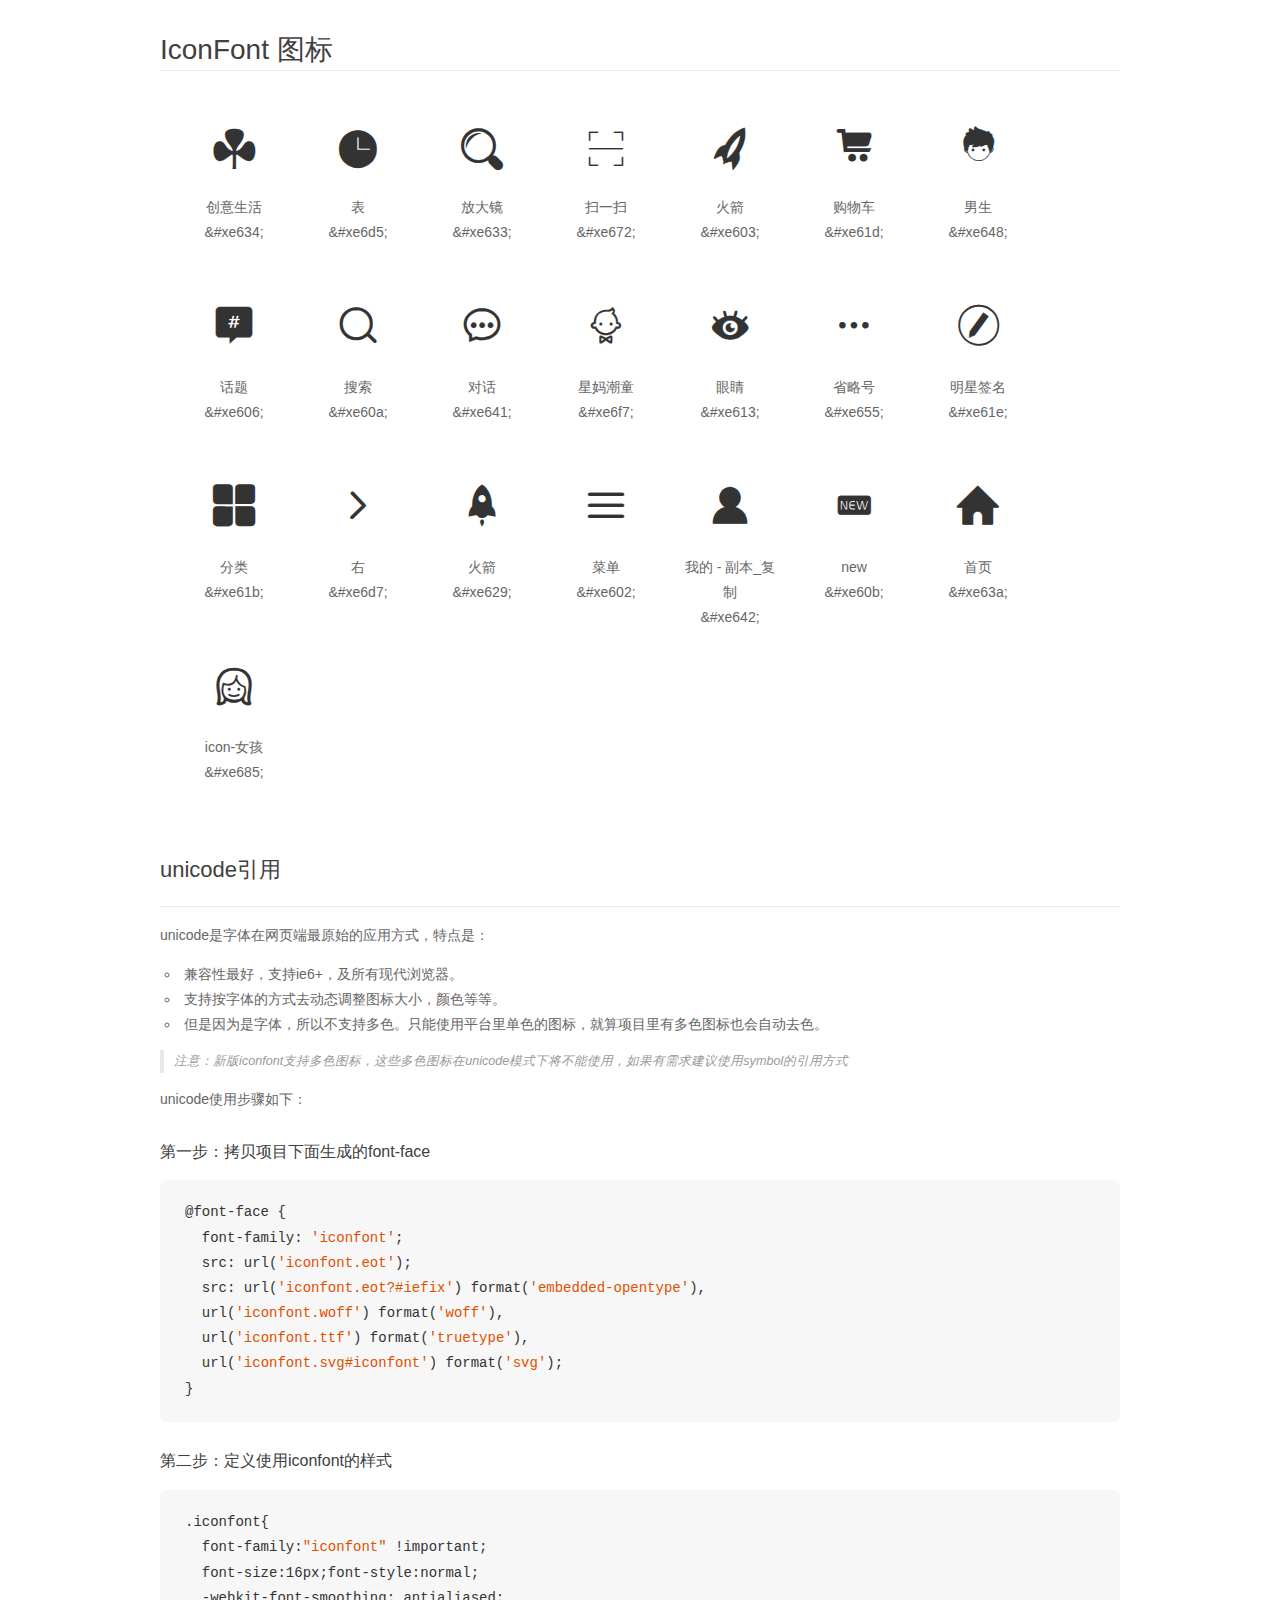
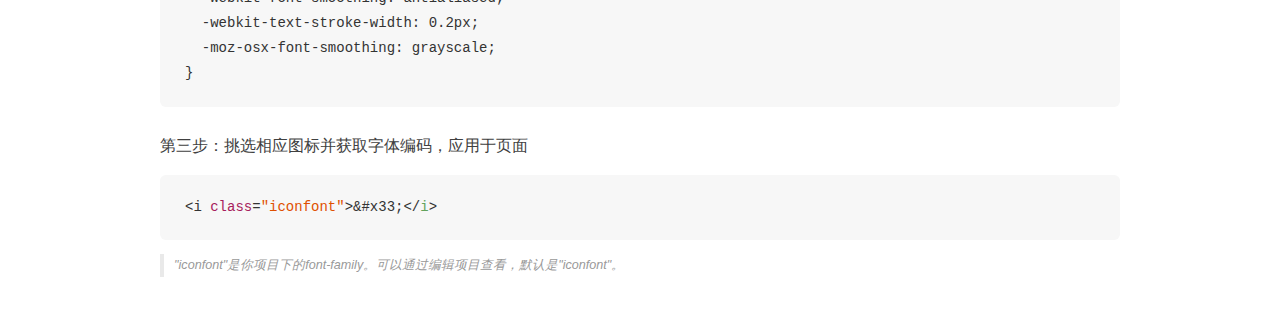
<file: font/demo_unicode.html>
<!DOCTYPE html>
<html>
<head>
    <meta charset="utf-8"/>
    <title>IconFont</title>
    <link rel="stylesheet" href="demo.css">

    <style type="text/css">

        @font-face {font-family: "iconfont";
          src: url('iconfont.eot'); /* IE9*/
          src: url('iconfont.eot#iefix') format('embedded-opentype'), /* IE6-IE8 */
          url('iconfont.woff') format('woff'), /* chrome, firefox */
          url('iconfont.ttf') format('truetype'), /* chrome, firefox, opera, Safari, Android, iOS 4.2+*/
          url('iconfont.svg#iconfont') format('svg'); /* iOS 4.1- */
        }

        .iconfont {
          font-family:"iconfont" !important;
          font-size:16px;
          font-style:normal;
          -webkit-font-smoothing: antialiased;
          -webkit-text-stroke-width: 0.2px;
          -moz-osx-font-smoothing: grayscale;
        }

    </style>
</head>
<body>
    <div class="main markdown">
        <h1>IconFont 图标</h1>
        <ul class="icon_lists clear">
            
                <li>
                <i class="icon iconfont">&#xe634;</i>
                    <div class="name">创意生活</div>
                    <div class="code">&amp;#xe634;</div>
                </li>
            
                <li>
                <i class="icon iconfont">&#xe6d5;</i>
                    <div class="name">表</div>
                    <div class="code">&amp;#xe6d5;</div>
                </li>
            
                <li>
                <i class="icon iconfont">&#xe633;</i>
                    <div class="name">放大镜</div>
                    <div class="code">&amp;#xe633;</div>
                </li>
            
                <li>
                <i class="icon iconfont">&#xe672;</i>
                    <div class="name">扫一扫</div>
                    <div class="code">&amp;#xe672;</div>
                </li>
            
                <li>
                <i class="icon iconfont">&#xe603;</i>
                    <div class="name">火箭</div>
                    <div class="code">&amp;#xe603;</div>
                </li>
            
                <li>
                <i class="icon iconfont">&#xe61d;</i>
                    <div class="name">购物车</div>
                    <div class="code">&amp;#xe61d;</div>
                </li>
            
                <li>
                <i class="icon iconfont">&#xe648;</i>
                    <div class="name">男生</div>
                    <div class="code">&amp;#xe648;</div>
                </li>
            
                <li>
                <i class="icon iconfont">&#xe606;</i>
                    <div class="name">话题</div>
                    <div class="code">&amp;#xe606;</div>
                </li>
            
                <li>
                <i class="icon iconfont">&#xe60a;</i>
                    <div class="name">搜索</div>
                    <div class="code">&amp;#xe60a;</div>
                </li>
            
                <li>
                <i class="icon iconfont">&#xe641;</i>
                    <div class="name">对话</div>
                    <div class="code">&amp;#xe641;</div>
                </li>
            
                <li>
                <i class="icon iconfont">&#xe6f7;</i>
                    <div class="name">星妈潮童</div>
                    <div class="code">&amp;#xe6f7;</div>
                </li>
            
                <li>
                <i class="icon iconfont">&#xe613;</i>
                    <div class="name">眼睛</div>
                    <div class="code">&amp;#xe613;</div>
                </li>
            
                <li>
                <i class="icon iconfont">&#xe655;</i>
                    <div class="name">省略号</div>
                    <div class="code">&amp;#xe655;</div>
                </li>
            
                <li>
                <i class="icon iconfont">&#xe61e;</i>
                    <div class="name">明星签名</div>
                    <div class="code">&amp;#xe61e;</div>
                </li>
            
                <li>
                <i class="icon iconfont">&#xe61b;</i>
                    <div class="name">分类</div>
                    <div class="code">&amp;#xe61b;</div>
                </li>
            
                <li>
                <i class="icon iconfont">&#xe6d7;</i>
                    <div class="name">右</div>
                    <div class="code">&amp;#xe6d7;</div>
                </li>
            
                <li>
                <i class="icon iconfont">&#xe629;</i>
                    <div class="name">火箭</div>
                    <div class="code">&amp;#xe629;</div>
                </li>
            
                <li>
                <i class="icon iconfont">&#xe602;</i>
                    <div class="name">菜单</div>
                    <div class="code">&amp;#xe602;</div>
                </li>
            
                <li>
                <i class="icon iconfont">&#xe642;</i>
                    <div class="name">我的 - 副本_复制</div>
                    <div class="code">&amp;#xe642;</div>
                </li>
            
                <li>
                <i class="icon iconfont">&#xe60b;</i>
                    <div class="name">new</div>
                    <div class="code">&amp;#xe60b;</div>
                </li>
            
                <li>
                <i class="icon iconfont">&#xe63a;</i>
                    <div class="name">首页</div>
                    <div class="code">&amp;#xe63a;</div>
                </li>
            
                <li>
                <i class="icon iconfont">&#xe685;</i>
                    <div class="name">icon-女孩</div>
                    <div class="code">&amp;#xe685;</div>
                </li>
            
        </ul>
        <h2 id="unicode-">unicode引用</h2>
        <hr>

        <p>unicode是字体在网页端最原始的应用方式，特点是：</p>
        <ul>
        <li>兼容性最好，支持ie6+，及所有现代浏览器。</li>
        <li>支持按字体的方式去动态调整图标大小，颜色等等。</li>
        <li>但是因为是字体，所以不支持多色。只能使用平台里单色的图标，就算项目里有多色图标也会自动去色。</li>
        </ul>
        <blockquote>
        <p>注意：新版iconfont支持多色图标，这些多色图标在unicode模式下将不能使用，如果有需求建议使用symbol的引用方式</p>
        </blockquote>
        <p>unicode使用步骤如下：</p>
        <h3 id="-font-face">第一步：拷贝项目下面生成的font-face</h3>
        <pre><code class="lang-js hljs javascript">@font-face {
  font-family: <span class="hljs-string">'iconfont'</span>;
  src: url(<span class="hljs-string">'iconfont.eot'</span>);
  src: url(<span class="hljs-string">'iconfont.eot?#iefix'</span>) format(<span class="hljs-string">'embedded-opentype'</span>),
  url(<span class="hljs-string">'iconfont.woff'</span>) format(<span class="hljs-string">'woff'</span>),
  url(<span class="hljs-string">'iconfont.ttf'</span>) format(<span class="hljs-string">'truetype'</span>),
  url(<span class="hljs-string">'iconfont.svg#iconfont'</span>) format(<span class="hljs-string">'svg'</span>);
}
</code></pre>
        <h3 id="-iconfont-">第二步：定义使用iconfont的样式</h3>
        <pre><code class="lang-js hljs javascript">.iconfont{
  font-family:<span class="hljs-string">"iconfont"</span> !important;
  font-size:<span class="hljs-number">16</span>px;font-style:normal;
  -webkit-font-smoothing: antialiased;
  -webkit-text-stroke-width: <span class="hljs-number">0.2</span>px;
  -moz-osx-font-smoothing: grayscale;
}
</code></pre>
        <h3 id="-">第三步：挑选相应图标并获取字体编码，应用于页面</h3>
        <pre><code class="lang-js hljs javascript">&lt;i <span class="hljs-class"><span class="hljs-keyword">class</span></span>=<span class="hljs-string">"iconfont"</span>&gt;&amp;#x33;<span class="xml"><span class="hljs-tag">&lt;/<span class="hljs-name">i</span>&gt;</span></span></code></pre>

        <blockquote>
        <p>"iconfont"是你项目下的font-family。可以通过编辑项目查看，默认是"iconfont"。</p>
        </blockquote>
    </div>


</body>
</html>
</file>
<file: css/public.css>
body, h1, h2, h3, h4, h5, h6, p, a, img, input, ul, li, ol, dl, dt, dd, figure, figcaption {
  padding: 0;
  margin: 0; }

* {
  box-sizing: border-box; }

header, footer, article, section, aside, nav, figure, figcaption, main, summary, details {
  display: block; }

ul, ol {
  list-style: none; }

img {
  display: block;
  border: 0; }

input {
  outline: none; }

body, html {
  height: 100%;
  background: #efefef; }

@font-face {
  font-family: 'iconfont';
  src: url("../font/iconfont.eot");
  src: url("../font/iconfont.eot?#iefix") format("embedded-opentype"), url("../font/iconfont.woff") format("woff"), url("../font/iconfont.ttf") format("truetype"), url("../font/iconfont.svg#iconfont") format("svg"); }
.iconfont {
  font-family: "iconfont" !important;
  font-size: 16px;
  font-style: normal;
  -webkit-font-smoothing: antialiased;
  -webkit-text-stroke-width: 0.2px;
  -moz-osx-font-smoothing: grayscale; }

.all {
  transition: all 0.5s;
  position: absolute;
  top: 0;
  left: 0;
  width: 100%;
  height: 100%;
  display: flex;
  flex-direction: column; }

header {
  width: 100%;
  height: .88rem;
  background: #3e3e3e;
  display: flex;
  justify-content: space-between;
  align-items: center; }
  header button {
    height: 100%;
    width: .88rem;
    border: none;
    background: #3e3e3e;
    display: flex;
    justify-content: center;
    align-items: center; }
    header button .iconfont {
      color: #fff;
      font-size: .43rem; }
  header .search {
    height: .62rem;
    background: #f0f0f0;
    width: 68%;
    border-radius: .04rem;
    display: flex;
    justify-content: space-between;
    align-items: center; }
    header .search span {
      width: .64rem;
      height: 100%;
      display: flex;
      justify-content: center;
      align-items: center; }
      header .search span i {
        font-size: .4rem;
        color: #808080; }
    header .search span:nth-child(1) i {
      font-size: .3rem;
      color: #808080;
      font-weight: 300; }
    header .search input {
      flex: 1;
      border: none;
      height: 100%;
      background: #f0f0f0;
      font-size: .3rem;
      font-weight: 600; }
    header .search input::placeholder {
      color: #838383; }

main {
  flex: 1;
  width: 100%;
  overflow-x: hidden; }

footer {
  height: 1rem;
  border-top: 2px solid #e3e3e3;
  background: #fff; }
  footer ul {
    display: flex;
    width: 100%; }
    footer ul li {
      flex: 1;
      height: .83rem; }
      footer ul li a {
        width: 100%;
        height: 100%;
        text-decoration: none; }
        footer ul li a span {
          display: block;
          height: .6rem;
          text-align: center;
          color: #b0b0b0; }
          footer ul li a span img {
            height: .6rem;
            width: auto;
            margin: 0 auto; }
        footer ul li a p {
          height: .38rem;
          text-align: center;
          font-size: .14rem;
          color: #b0b0b0; }
    footer ul li:nth-child(1) a i {
      color: #444; }
    footer ul li:nth-child(1) a p {
      color: #444; }

.sidedoor {
  width: 66.6667%;
  height: 100%;
  background: #fff;
  overflow-y: scroll;
  box-shadow: 3px 0 3px #444;
  position: absolute;
  top: 0;
  left: -68%;
  z-index: 11;
  transition: all 0.5s; }
  .sidedoor ul {
    width: 100%;
    padding-top: .46rem; }
    .sidedoor ul li {
      width: 100%;
      border-bottom: 1px solid #e0e0e0;
      padding: .39rem .35rem .39rem .2rem;
      line-height: .5rem;
      overflow: hidden; }
      .sidedoor ul li a {
        text-decoration: none;
        width: 100%;
        height: 100%;
        display: block;
        color: #444; }
        .sidedoor ul li a i {
          display: block;
          line-height: .5rem;
          width: .55rem;
          font-size: .48rem;
          text-align: center;
          float: left; }
        .sidedoor ul li a b {
          display: block;
          line-height: .5rem;
          padding: 0 .23rem;
          text-align: center;
          font-size: .33rem;
          font-weight: 600;
          float: left; }
        .sidedoor ul li a span {
          padding-top: .14rem;
          display: block;
          line-height: .36rem;
          float: left;
          font-size: .18rem; }
    .sidedoor ul li:nth-child(1) {
      border-top: 1px solid #e0e0e0;
      background: #444; }
      .sidedoor ul li:nth-child(1) a {
        color: #fff; }
    .sidedoor ul li:nth-child(5) {
      height: .2rem;
      background: #f0f0f0;
      padding: 0; }
    .sidedoor ul li:nth-child(6), .sidedoor ul li:nth-child(7), .sidedoor ul li:nth-child(8) {
      border: none;
      padding: .3rem .34rem 0rem .3rem;
      line-height: .4rem; }
      .sidedoor ul li:nth-child(6) a, .sidedoor ul li:nth-child(7) a, .sidedoor ul li:nth-child(8) a {
        text-decoration: none;
        width: 100%;
        height: 100%;
        display: block;
        color: #444;
        display: flex; }
        .sidedoor ul li:nth-child(6) a i, .sidedoor ul li:nth-child(7) a i, .sidedoor ul li:nth-child(8) a i {
          display: block;
          line-height: .4rem;
          width: .5rem;
          font-size: .35rem;
          text-align: center; }
        .sidedoor ul li:nth-child(6) a .sides, .sidedoor ul li:nth-child(7) a .sides, .sidedoor ul li:nth-child(8) a .sides {
          border-bottom: 1px solid #e0e0e0;
          padding-bottom: .3rem;
          flex: 1;
          margin-left: .23rem; }
          .sidedoor ul li:nth-child(6) a .sides b, .sidedoor ul li:nth-child(7) a .sides b, .sidedoor ul li:nth-child(8) a .sides b {
            display: block;
            line-height: .4rem;
            padding: 0;
            padding-right: .2rem;
            text-align: center;
            font-size: .25rem;
            font-weight: 600;
            float: left; }
          .sidedoor ul li:nth-child(6) a .sides span, .sidedoor ul li:nth-child(7) a .sides span, .sidedoor ul li:nth-child(8) a .sides span {
            padding-top: .1rem;
            display: block;
            line-height: .26rem;
            float: left;
            font-size: .16rem; }
          .sidedoor ul li:nth-child(6) a .sides i, .sidedoor ul li:nth-child(7) a .sides i, .sidedoor ul li:nth-child(8) a .sides i {
            display: block;
            line-height: .4rem;
            font-size: .53rem;
            float: right; }

.sideon {
  width: 100%;
  position: absolute;
  top: 0;
  right: 0;
  height: 100%;
  background: #000;
  z-index: 10;
  opacity: 0.5;
  display: none;
  transition: all 0.5s; }

/*# sourceMappingURL=public.css.map */
</file>
<file: css/admin.css>
header {
  z-index: 1;
  display: flex;
  justify-content: space-between;
  height: .88rem;
  background: none; }
  header button:nth-child(1) {
    display: block;
    border: none;
    background: none;
    padding-left: .3rem; }
    header button:nth-child(1) img {
      width: .44rem;
      height: .44rem; }
  header .bts {
    display: block;
    border: none;
    background: none;
    padding-right: .23rem; }
    header .bts img {
      width: .49rem;
      height: .45rem; }
  header b {
    display: block;
    line-height: .88rem;
    font-size: .32rem;
    color: #fff; }

main {
  margin-top: -.88rem; }
  main .Entry-top {
    height: 2.46rem;
    background: url(../img/admin/header-bg.jpg) no-repeat center center;
    background-size: 100% auto;
    overflow: hidden; }
    main .Entry-top a {
      display: block;
      margin: 1.22rem auto 0;
      width: 2.51rem;
      height: .89rem;
      border: 2px solid #e1e3e3;
      line-height: .85rem;
      text-align: center;
      font-size: .33rem;
      text-decoration: none;
      color: #fff; }
  main .collect {
    padding: .22rem 0;
    background: #323232;
    line-height: .43rem; }
    main .collect ul {
      width: 100%;
      display: flex; }
      main .collect ul li {
        flex: 1;
        height: .43rem; }
        main .collect ul li a {
          width: 100%;
          display: block;
          line-height: .43rem;
          font-size: .3rem;
          text-align: center;
          color: #fff;
          text-decoration: none; }
      main .collect ul li:nth-child(2) {
        border-left: 1px solid #e1e3e3;
        border-right: 1px solid #e1e3e3; }
  main .order {
    height: .88rem;
    margin-top: .2rem;
    border-top: 1px solid #e5e5e5;
    border-bottom: 1px solid #e5e5e5;
    padding: 0 .3rem;
    background: #fff; }
    main .order h3 {
      line-height: .86rem;
      float: left;
      font-size: .32rem;
      color: #444; }
    main .order a {
      display: block;
      float: right;
      height: .86rem;
      text-decoration: none; }
      main .order a span {
        display: block;
        float: left;
        line-height: .86rem;
        font-size: .26rem;
        color: #b8b8b8; }
      main .order a b {
        display: block;
        float: right;
        height: .86rem; }
        main .order a b img {
          width: .15rem;
          height: .24rem;
          margin-top: .33rem;
          margin-left: .12rem; }
  main .payment {
    padding: .25rem 0 .18rem;
    border-bottom: 1px solid #e5e5e5;
    background: #fff; }
    main .payment ul {
      width: 100%;
      display: flex; }
      main .payment ul li {
        flex: 1;
        height: .97rem; }
        main .payment ul li a {
          display: block;
          height: .97rem;
          width: 100%;
          text-decoration: none; }
          main .payment ul li a b {
            display: block;
            width: 100%;
            height: .56rem; }
            main .payment ul li a b img {
              height: .56rem;
              width: auto;
              margin: 0 auto; }
          main .payment ul li a p {
            line-height: .41rem;
            font-size: .23rem;
            text-align: center;
            color: #444; }
  main .empty {
    width: 100%;
    height: .21rem;
    background: #f0f0f0; }
  main .order2 {
    height: .88rem;
    border-top: 1px solid #e5e5e5;
    border-bottom: 1px solid #e5e5e5;
    padding: 0 .3rem;
    background: #fff; }
    main .order2 h3 {
      line-height: .86rem;
      float: left;
      font-size: .32rem;
      color: #444; }
  main .property {
    padding: .26rem 0 .19rem;
    background: #fff;
    border-bottom: 1px solid #e5e5e5; }
    main .property ul {
      width: 100%;
      display: flex; }
      main .property ul li {
        flex: 1;
        height: .96rem; }
        main .property ul li a {
          display: block;
          width: 100%;
          height: .96rem;
          text-decoration: none; }
          main .property ul li a b {
            display: block;
            width: 100%;
            height: .56rem; }
            main .property ul li a b img {
              height: .56rem;
              width: auto;
              margin: 0 auto; }
          main .property ul li a p {
            line-height: .4rem;
            font-size: .22rem;
            text-align: center;
            color: #444; }
      main .property ul li:nth-child(4) a {
        position: relative; }
        main .property ul li:nth-child(4) a span {
          display: block;
          position: absolute;
          width: .78rem;
          height: .3rem;
          background: url(../img/admin/lijikaotong.png) no-repeat;
          background-size: 100% 100%;
          line-height: .3rem;
          text-align: center;
          font-size: .16rem;
          left: 50%;
          top: -9%;
          color: #fff; }
  main .empty2 {
    width: 100%;
    height: .21rem;
    background: #f0f0f0; }
  main .heart {
    border-top: 1px solid #e5e5e5;
    border-bottom: 1px solid #e5e5e5;
    width: 100%;
    background: #fff; }
    main .heart ul {
      width: 100%; }
      main .heart ul li {
        width: 100%;
        height: .88rem; }
        main .heart ul li a {
          display: block;
          height: .88rem;
          width: 100%;
          display: flex;
          text-decoration: none; }
          main .heart ul li a i {
            display: block;
            width: 1.05rem;
            height: .88rem; }
            main .heart ul li a i img {
              width: .44rem;
              height: .44rem;
              margin: .22rem auto 0; }
          main .heart ul li a .stroll {
            flex: 1;
            height: .88rem;
            padding-right: .31rem; }
            main .heart ul li a .stroll h3 {
              line-height: .88rem;
              float: left;
              font-size: .31rem;
              color: #6e6e6e;
              font-weight: 500; }
            main .heart ul li a .stroll b {
              display: block;
              float: right;
              height: .86rem; }
              main .heart ul li a .stroll b img {
                width: .15rem;
                height: .24rem;
                margin-top: .33rem;
                margin-left: .12rem; }
      main .heart ul li:nth-child(1) a .stroll {
        border-bottom: 1px solid #e5e5e5; }
  main .empty3 {
    width: 100%;
    height: .21rem;
    background: #f0f0f0; }
  main .invite {
    height: .9rem;
    background: #d0021b;
    display: flex; }
    main .invite i {
      display: block;
      width: 1.05rem;
      height: .88rem; }
      main .invite i img {
        width: .44rem;
        height: .44rem;
        margin: .22rem auto 0; }
    main .invite .stroll {
      flex: 1;
      height: .88rem;
      padding-right: .31rem; }
      main .invite .stroll h3 {
        line-height: .88rem;
        float: left;
        font-size: .31rem;
        color: #fff;
        font-weight: 500; }
      main .invite .stroll b {
        display: block;
        float: right;
        height: .86rem; }
        main .invite .stroll b img {
          width: .15rem;
          height: .24rem;
          margin-top: .33rem;
          margin-left: .12rem; }
  main .share {
    height: .9rem;
    border-top: 1px solid #e5e5e5;
    border-bottom: 1px solid #e5e5e5;
    background: #fff;
    display: flex; }
    main .share i {
      display: block;
      width: 1.05rem;
      height: .88rem; }
      main .share i img {
        width: .44rem;
        height: .44rem;
        margin: .22rem auto 0; }
    main .share .stroll {
      flex: 1;
      height: .88rem;
      padding-right: .31rem;
      position: relative; }
      main .share .stroll h3 {
        line-height: .88rem;
        float: left;
        font-size: .31rem;
        color: #6e6e6e;
        font-weight: 500; }
      main .share .stroll b {
        display: block;
        float: right;
        height: .86rem; }
        main .share .stroll b img {
          width: .15rem;
          height: .24rem;
          margin-top: .33rem;
          margin-left: .12rem; }
      main .share .stroll span {
        display: block;
        position: absolute;
        width: .13rem;
        height: .13rem;
        top: .39rem;
        right: .7rem; }
        main .share .stroll span img {
          width: 100%;
          height: 100%; }
  main .empty4 {
    width: 100%;
    height: .21rem;
    background: #f0f0f0; }
  main .serve {
    height: .9rem;
    border-top: 1px solid #e5e5e5;
    border-bottom: 1px solid #e5e5e5;
    background: #fff;
    display: flex; }
    main .serve i {
      display: block;
      width: 1.05rem;
      height: .88rem; }
      main .serve i img {
        width: .44rem;
        height: .44rem;
        margin: .22rem auto 0; }
    main .serve .stroll {
      flex: 1;
      height: .88rem;
      padding-right: .31rem; }
      main .serve .stroll h3 {
        line-height: .88rem;
        float: left;
        font-size: .31rem;
        color: #6e6e6e;
        font-weight: 500; }
      main .serve .stroll b {
        display: block;
        float: right;
        height: .86rem; }
        main .serve .stroll b img {
          width: .15rem;
          height: .24rem;
          margin-top: .33rem;
          margin-left: .12rem; }
  main .empty5 {
    width: 100%;
    height: .21rem;
    background: #f0f0f0; }
  main .contains {
    padding-left: .36rem;
    background: #fff;
    overflow: hidden;
    border-top: 1px solid #e5e5e5; }
    main .contains h3 {
      line-height: .71rem;
      text-align: center;
      font-size: .3rem;
      color: #4f4f4f;
      font-weight: 500;
      margin-top: .15rem; }
    main .contains ul {
      width: 100%; }
      main .contains ul li {
        width: 50%;
        padding-right: .36rem;
        float: left;
        margin-top: .57rem; }
        main .contains ul li a {
          width: 100%;
          display: block;
          text-decoration: none; }
          main .contains ul li a b {
            display: block;
            width: 100%;
            height: 4.3rem; }
            main .contains ul li a b img {
              width: 100%;
              height: 100%; }
          main .contains ul li a p {
            margin-top: .21rem;
            line-height: .35rem;
            height: .7rem;
            font-size: .2rem;
            color: #4f4f4f;
            text-overflow: ellipsis;
            overflow: hidden; }
          main .contains ul li a .price {
            width: 100%;
            line-height: .46rem;
            color: #747474;
            font-size: .16rem; }
            main .contains ul li a .price span:nth-child(1) {
              color: #d41d34; }
            main .contains ul li a .price span:nth-child(2) {
              color: #b0b0b0;
              text-decoration: line-through; }
            main .contains ul li a .price button {
              display: block;
              border: none;
              background: none;
              width: .8rem;
              height: .46rem;
              float: right;
              padding: 0 0; }
              main .contains ul li a .price button img {
                width: .3rem;
                height: .08rem;
                float: right;
                margin-right: .18rem; }

/*# sourceMappingURL=admin.css.map */
</file>
<file: css/cart.css>
header .Top {
  width: 100%;
  text-align: center;
  line-height: .88rem;
  font-size: .32rem;
  color: #fff;
  font-weight: 600; }

main {
  background: #fff; }
  main .Empty {
    width: 100%;
    padding: 1.68rem 0 1.08rem; }
    main .Empty i {
      display: block;
      height: 2rem; }
      main .Empty i img {
        margin: 0 auto;
        height: 2rem;
        width: 2.1rem; }
    main .Empty p {
      line-height: 1rem;
      font-size: .22rem;
      text-align: center;
      color: #282828; }
    main .Empty a {
      display: block;
      width: 1.42rem;
      height: .62rem;
      line-height: .6rem;
      text-align: center;
      font-size: .22rem;
      font-weight: 600;
      border: 1px solid #444;
      color: #444;
      border-radius: .05rem;
      margin: 0 auto;
      text-decoration: none; }
  main .guess {
    line-height: .82rem;
    font-size: .26rem;
    color: #444;
    padding-left: 0.36rem; }
  main .contains {
    padding-left: .36rem; }
    main .contains ul {
      width: 100%; }
      main .contains ul li {
        width: 50%;
        padding-right: .36rem;
        float: left;
        margin-top: .57rem; }
        main .contains ul li a {
          width: 100%;
          display: block;
          text-decoration: none; }
          main .contains ul li a b {
            display: block;
            width: 100%;
            height: 4.3rem; }
            main .contains ul li a b img {
              width: 100%;
              height: 100%; }
          main .contains ul li a p {
            margin-top: .21rem;
            line-height: .35rem;
            height: .7rem;
            font-size: .2rem;
            color: #4f4f4f;
            text-overflow: ellipsis;
            overflow: hidden; }
          main .contains ul li a .price {
            width: 100%;
            line-height: .46rem;
            color: #747474;
            font-size: .16rem; }
            main .contains ul li a .price span:nth-child(1) {
              color: #d41d34; }
            main .contains ul li a .price span:nth-child(2) {
              color: #b0b0b0;
              text-decoration: line-through; }
            main .contains ul li a .price button {
              display: block;
              border: none;
              background: none;
              width: .8rem;
              height: .46rem;
              float: right;
              padding: 0 0; }
              main .contains ul li a .price button img {
                width: 100%;
                height: 100%; }

/*# sourceMappingURL=cart.css.map */
</file>
<file: css/classify.css>
header {
  height: 1.76rem;
  display: block; }
  header .header {
    width: 100%;
    height: .88rem;
    background: #3e3e3e;
    display: flex;
    justify-content: space-between;
    align-items: center; }
    header .header button {
      height: 100%;
      width: .88rem;
      border: none;
      background: #3e3e3e;
      display: flex;
      justify-content: center;
      align-items: center; }
      header .header button .iconfont {
        color: #fff;
        font-size: .43rem; }
    header .header ul {
      width: 47%;
      display: flex;
      justify-content: space-between; }
      header .header ul li {
        width: .9rem;
        height: .88rem; }
        header .header ul li a {
          display: block;
          text-decoration: none;
          color: #fff;
          font-size: .3rem;
          line-height: .88rem;
          text-align: center; }
      header .header ul li:nth-child(1) {
        border-bottom: .04rem solid #fff; }
  header .nav1 {
    height: .88rem;
    border-bottom: 1px solid #e5e5e5;
    padding: .21rem 0;
    background: #fff; }
    header .nav1 ul {
      width: 100%;
      display: flex; }
      header .nav1 ul li {
        flex: 1;
        height: .45rem; }
        header .nav1 ul li a {
          display: block;
          width: 100%;
          line-height: .45rem;
          text-decoration: none;
          font-size: .22rem;
          color: #b8b8b8;
          text-align: center;
          border-right: 1px solid #e5e5e5; }
      header .nav1 ul li:nth-child(1) a {
        font-size: .32rem;
        color: #4d4d4d; }
      header .nav1 ul li:nth-child(4) a {
        border-right: none; }

main .s1 {
  width: 100%;
  height: 100%; }
  main .s1 .nav1-1 {
    transition: all .5s;
    width: 100%;
    background: #fff;
    float: left;
    height: 100%;
    overflow: auto; }
    main .s1 .nav1-1 ul {
      width: 100%; }
      main .s1 .nav1-1 ul li {
        width: 100%;
        height: 1.18rem; }
        main .s1 .nav1-1 ul li a {
          width: 100%;
          height: 1.18rem;
          display: flex;
          text-decoration: none; }
          main .s1 .nav1-1 ul li a i {
            display: block;
            width: 1.6rem; }
            main .s1 .nav1-1 ul li a i img {
              width: .6rem;
              height: .6rem;
              margin: .29rem auto 0; }
          main .s1 .nav1-1 ul li a .right {
            flex: 1;
            height: 1.18rem;
            border-bottom: .02rem solid #e5e5e5; }
            main .s1 .nav1-1 ul li a .right h3 {
              font-size: .31rem;
              color: #444;
              line-height: 1.16rem;
              font-weight: 600;
              float: left; }
            main .s1 .nav1-1 ul li a .right span {
              display: none;
              width: .12rem;
              height: .23rem;
              float: right;
              margin-top: .5rem; }
              main .s1 .nav1-1 ul li a .right span img {
                width: 100%;
                height: 100%; }
  main .s1 .nav1-2 {
    transition: all .5s;
    display: none;
    float: left;
    font-size: .2rem;
    width: 50%;
    height: 100%;
    overflow: auto;
    background: #f4f4f4;
    padding-left: .1rem; }
    main .s1 .nav1-2 ul {
      width: 100%; }
      main .s1 .nav1-2 ul li {
        height: .88rem;
        width: 100%;
        border-bottom: 1px solid #e5e5e5;
        padding-left: .2rem; }
        main .s1 .nav1-2 ul li a {
          width: 100%;
          display: block;
          line-height: .87rem;
          font-size: .26rem;
          color: #999;
          text-decoration: none; }
main .s2 {
  width: 100%;
  height: 100%; }
  main .s2 .nav1-1 {
    transition: all .5s;
    width: 100%;
    background: #fff;
    float: left;
    height: 100%;
    overflow: auto; }
    main .s2 .nav1-1 ul {
      width: 100%; }
      main .s2 .nav1-1 ul li {
        width: 100%;
        height: 1.18rem; }
        main .s2 .nav1-1 ul li a {
          width: 100%;
          height: 1.18rem;
          display: flex;
          text-decoration: none; }
          main .s2 .nav1-1 ul li a i {
            display: block;
            width: 1.6rem; }
            main .s2 .nav1-1 ul li a i img {
              width: .6rem;
              height: .6rem;
              margin: .29rem auto 0; }
          main .s2 .nav1-1 ul li a .right {
            flex: 1;
            height: 1.18rem;
            border-bottom: .02rem solid #e5e5e5; }
            main .s2 .nav1-1 ul li a .right h3 {
              font-size: .31rem;
              color: #444;
              line-height: 1.16rem;
              font-weight: 600;
              float: left; }
            main .s2 .nav1-1 ul li a .right span {
              display: none;
              width: .12rem;
              height: .23rem;
              float: right;
              margin-top: .5rem; }
              main .s2 .nav1-1 ul li a .right span img {
                width: 100%;
                height: 100%; }
  main .s2 .nav1-2 {
    transition: all .5s;
    display: none;
    float: left;
    font-size: .2rem;
    width: 50%;
    height: 100%;
    overflow: auto;
    background: #f4f4f4;
    padding-left: .1rem; }
    main .s2 .nav1-2 ul {
      width: 100%; }
      main .s2 .nav1-2 ul li {
        height: .88rem;
        width: 100%;
        border-bottom: 1px solid #e5e5e5;
        padding-left: .2rem; }
        main .s2 .nav1-2 ul li a {
          width: 100%;
          display: block;
          line-height: .87rem;
          font-size: .26rem;
          color: #999;
          text-decoration: none; }
main .s3 {
  width: 100%;
  height: 100%; }
  main .s3 .nav1-1 {
    transition: all .5s;
    width: 100%;
    background: #fff;
    float: left;
    height: 100%;
    overflow: auto; }
    main .s3 .nav1-1 ul {
      width: 100%; }
      main .s3 .nav1-1 ul li {
        width: 100%;
        height: 1.18rem; }
        main .s3 .nav1-1 ul li a {
          width: 100%;
          height: 1.18rem;
          display: flex;
          text-decoration: none; }
          main .s3 .nav1-1 ul li a i {
            display: block;
            width: 1.6rem; }
            main .s3 .nav1-1 ul li a i img {
              width: .6rem;
              height: .6rem;
              margin: .29rem auto 0; }
          main .s3 .nav1-1 ul li a .right {
            flex: 1;
            height: 1.18rem;
            border-bottom: .02rem solid #e5e5e5; }
            main .s3 .nav1-1 ul li a .right h3 {
              font-size: .31rem;
              color: #444;
              line-height: 1.16rem;
              font-weight: 600;
              float: left; }
            main .s3 .nav1-1 ul li a .right span {
              display: none;
              width: .12rem;
              height: .23rem;
              float: right;
              margin-top: .5rem; }
              main .s3 .nav1-1 ul li a .right span img {
                width: 100%;
                height: 100%; }
  main .s3 .nav1-2 {
    transition: all .5s;
    display: none;
    float: left;
    font-size: .2rem;
    width: 50%;
    height: 100%;
    overflow: auto;
    background: #f4f4f4;
    padding-left: .1rem; }
    main .s3 .nav1-2 ul {
      width: 100%; }
      main .s3 .nav1-2 ul li {
        height: .88rem;
        width: 100%;
        border-bottom: 1px solid #e5e5e5;
        padding-left: .2rem; }
        main .s3 .nav1-2 ul li a {
          width: 100%;
          display: block;
          line-height: .87rem;
          font-size: .26rem;
          color: #999;
          text-decoration: none; }
main .s4 {
  width: 100%;
  height: 100%; }
  main .s4 .nav1-1 {
    transition: all .5s;
    width: 100%;
    background: #fff;
    float: left;
    height: 100%;
    overflow: auto; }
    main .s4 .nav1-1 ul {
      width: 100%; }
      main .s4 .nav1-1 ul li {
        width: 100%;
        height: 1.18rem; }
        main .s4 .nav1-1 ul li a {
          width: 100%;
          height: 1.18rem;
          display: flex;
          text-decoration: none; }
          main .s4 .nav1-1 ul li a i {
            display: block;
            width: 1.6rem; }
            main .s4 .nav1-1 ul li a i img {
              width: .6rem;
              height: .6rem;
              margin: .29rem auto 0; }
          main .s4 .nav1-1 ul li a .right {
            flex: 1;
            height: 1.18rem;
            border-bottom: .02rem solid #e5e5e5; }
            main .s4 .nav1-1 ul li a .right h3 {
              font-size: .31rem;
              color: #444;
              line-height: 1.16rem;
              font-weight: 600;
              float: left; }
            main .s4 .nav1-1 ul li a .right span {
              display: none;
              width: .12rem;
              height: .23rem;
              float: right;
              margin-top: .5rem; }
              main .s4 .nav1-1 ul li a .right span img {
                width: 100%;
                height: 100%; }
  main .s4 .nav1-2 {
    transition: all .5s;
    display: none;
    float: left;
    font-size: .2rem;
    width: 50%;
    height: 100%;
    overflow: auto;
    background: #f4f4f4;
    padding-left: .1rem; }
    main .s4 .nav1-2 ul {
      width: 100%; }
      main .s4 .nav1-2 ul li {
        height: .88rem;
        width: 100%;
        border-bottom: 1px solid #e5e5e5;
        padding-left: .2rem; }
        main .s4 .nav1-2 ul li a {
          width: 100%;
          display: block;
          line-height: .87rem;
          font-size: .26rem;
          color: #999;
          text-decoration: none; }

/*# sourceMappingURL=classify.css.map */
</file>
<file: css/land.css>
.popub {
  width: 100%;
  height: 100%;
  background: url(../img/admin/blackboard.png) no-repeat;
  position: fixed;
  background-size: 100% 100%;
  top: 0;
  left: 0;
  overflow: auto;
  z-index: 13; }
  .popub .top {
    height: .88rem; }
    .popub .top a {
      display: block;
      width: 1.40rem;
      height: .88rem;
      float: left; }
      .popub .top a img {
        width: .61rem;
        height: .61rem;
        margin: .14rem auto 0; }
    .popub .top span {
      display: block;
      width: 1.11rem;
      height: .62rem;
      float: right;
      margin: .14rem .4rem 0 0;
      border: 1px solid #beb6b7;
      line-height: .58rem;
      text-align: center;
      border-radius: .31rem;
      font-size: .26rem;
      color: #fff; }
  .popub .family {
    margin-top: .5rem;
    height: 2.18rem;
    width: 100%; }
    .popub .family img {
      width: 3.49rem;
      height: 2.18rem;
      margin: 0 auto; }
  .popub .yohoBy {
    height: .6rem;
    margin-top: .41rem;
    text-align: center;
    display: flex;
    justify-content: center; }
    .popub .yohoBy span {
      display: block;
      font-size: .26rem;
      color: #ddd2d3;
      line-height: .6rem; }
    .popub .yohoBy span:nth-child(2) img {
      width: .25rem;
      height: .25rem;
      margin: .17rem; }
  .popub .iphone {
    width: 90%;
    margin: .73rem auto .26rem;
    border: 1px solid #bcbbbc;
    border-radius: .1rem;
    height: .82rem;
    padding-left: 1rem;
    background: url(../img/admin/y.png) no-repeat 0.5rem 0.2rem #919091;
    background-size: .33rem .41rem;
    display: flex; }
    .popub .iphone input {
      display: block;
      flex: 1;
      border: none;
      background: none; }
    .popub .iphone input::placeholder {
      color: #d0cfcf; }
  .popub .password {
    width: 90%;
    margin: 0rem auto .26rem;
    border: 1px solid #bcbbbc;
    border-radius: .1rem;
    height: .82rem;
    padding-left: .5rem;
    padding-right: .8rem;
    background: url(../img/admin/biyan.png) no-repeat 95% 0.25rem #919091;
    background-size: .39rem .27rem;
    display: flex; }
    .popub .password input {
      display: block;
      flex: 1;
      border: none;
      background: none; }
    .popub .password input::placeholder {
      color: #d0cfcf; }
  .popub .load {
    display: block;
    width: 90%;
    margin: 0rem auto .26rem;
    border: none;
    border-radius: .1rem;
    height: .82rem;
    background: #cdcdcd;
    color: #fff;
    line-height: .82rem;
    text-align: center;
    font-size: .3rem; }
  .popub .overseas {
    width: 90%;
    margin: 0 auto;
    height: .44rem; }
    .popub .overseas ul {
      width: 100%;
      height: .44rem;
      display: flex;
      justify-content: space-between; }
      .popub .overseas ul li {
        height: .44rem; }
        .popub .overseas ul li a {
          display: block;
          line-height: .44rem;
          font-size: .26rem;
          color: #fff;
          text-decoration: none; }
  .popub .tubiao {
    width: 100%;
    height: .92rem;
    margin-top: 2.18rem;
    margin-bottom: .8rem; }
    .popub .tubiao ul {
      width: 100%;
      display: flex; }
      .popub .tubiao ul li {
        height: .92rem;
        flex: 1; }
        .popub .tubiao ul li a {
          width: .92rem;
          height: .92rem;
          display: block;
          margin: 0 auto; }
          .popub .tubiao ul li a img {
            width: 100%;
            height: 100%; }

/*# sourceMappingURL=land.css.map */
</file>
<file: css/ramble.css>
header {
  height: 1.76rem;
  background: #fff;
  display: inline; }
  header .show-t {
    height: .88rem;
    width: 100%;
    background: #3e3e3e;
    display: flex;
    justify-content: space-between; }
    header .show-t button {
      height: 100%;
      width: .88rem;
      border: none;
      background: #3e3e3e;
      display: flex;
      justify-content: center;
      align-items: center; }
      header .show-t button .iconfont {
        color: #fff;
        font-size: .43rem; }
    header .show-t b {
      width: .88rem;
      height: .88rem; }
      header .show-t b img {
        width: .88rem;
        height: .88rem; }
    header .show-t .show {
      width: 60%;
      height: .88rem; }
      header .show-t .show ul {
        width: 100%;
        display: flex;
        justify-content: space-between; }
        header .show-t .show ul li {
          line-height: .82rem; }
          header .show-t .show ul li a {
            height: .82rem;
            padding: 0 .3rem;
            display: block;
            line-height: .82rem;
            font-size: .32rem;
            text-align: center;
            color: #fff;
            text-decoration: none;
            position: relative; }
        header .show-t .show ul li:nth-child(1) {
          border-bottom: .06rem solid #fff; }
        header .show-t .show ul li:nth-child(2) a span {
          display: block;
          position: absolute;
          width: .4rem;
          height: .2rem;
          top: .1rem;
          right: .25rem; }
          header .show-t .show ul li:nth-child(2) a span img {
            width: 100%;
            height: 100%; }
        header .show-t .show ul li:nth-child(3) a {
          display: table-cell;
          vertical-align: middle;
          text-align: center; }
          header .show-t .show ul li:nth-child(3) a img {
            width: 1.22rem;
            height: .45rem; }
          header .show-t .show ul li:nth-child(3) a span {
            display: block;
            position: absolute;
            width: .4rem;
            height: .2rem;
            top: .1rem;
            right: .25rem; }
            header .show-t .show ul li:nth-child(3) a span img {
              width: 100%;
              height: 100%; }
  header .show-b {
    width: 100%;
    height: .88rem; }
    header .show-b ul {
      width: 100%;
      display: flex; }
    header .show-b li {
      flex: 1;
      line-height: .88rem; }
      header .show-b li a {
        display: block;
        text-align: center;
        font-size: .32rem;
        color: #808080;
        text-decoration: none; }
    header .show-b li:nth-child(1) a {
      color: #363636; }

main .flash1 {
  height: 3.64rem; }
main .pasture {
  background: #fff;
  padding: 0 .3rem; }
  main .pasture .naoki {
    line-height: .87rem;
    border-bottom: 1px solid #eaeaea;
    overflow: hidden; }
    main .pasture .naoki b {
      width: .5rem;
      display: table-cell;
      vertical-align: middle;
      text-align: center;
      float: left;
      height: .86rem;
      padding: .18rem 0; }
      main .pasture .naoki b img {
        width: .5rem;
        height: auto;
        border-radius: 50%; }
    main .pasture .naoki p {
      float: left;
      line-height: .86rem;
      font-size: .26rem;
      color: #000;
      margin-left: .22rem;
      font-weight: 500; }
  main .pasture .topic {
    width: 100%;
    height: 4.3rem;
    margin-top: .32rem;
    position: relative; }
    main .pasture .topic img {
      width: 100%;
      height: 100%; }
    main .pasture .topic .talk {
      width: 1.77rem;
      height: .51rem;
      background: url(../img/ramble/huati.png) no-repeat;
      background-size: 100% 100%;
      line-height: .51rem;
      padding-left: .26rem;
      position: absolute;
      top: 0;
      left: 0;
      font-size: .3rem;
      color: #fff; }
  main .pasture .poise {
    width: 100%;
    padding-right: .22rem;
    overflow: hidden; }
    main .pasture .poise h3 {
      margin-top: .21rem;
      line-height: .61rem;
      font-size: .37rem;
      color: #343434; }
    main .pasture .poise p {
      line-height: .5rem;
      font-size: .26rem;
      color: #343434; }
    main .pasture .poise .attitude {
      line-height: .37rem;
      margin-top: .16rem; }
      main .pasture .poise .attitude b {
        float: left;
        line-height: .37rem;
        display: flex; }
        main .pasture .poise .attitude b span:nth-child(1) {
          display: block;
          height: .37rem;
          float: left; }
          main .pasture .poise .attitude b span:nth-child(1) img {
            width: .27rem;
            height: auto;
            margin-top: .05rem; }
        main .pasture .poise .attitude b span:nth-child(2) {
          display: block;
          height: .37rem;
          line-height: .37rem;
          float: left;
          font-size: .22rem;
          margin-left: .12rem;
          font-weight: 100;
          color: #d5d5d5; }
      main .pasture .poise .attitude i {
        float: left;
        line-height: .37rem;
        display: flex;
        margin-left: .41rem;
        font-style: normal; }
        main .pasture .poise .attitude i span:nth-child(1) {
          display: block;
          height: .37rem;
          float: left; }
          main .pasture .poise .attitude i span:nth-child(1) img {
            width: .37rem;
            height: auto; }
        main .pasture .poise .attitude i span:nth-child(2) {
          display: block;
          height: .37rem;
          line-height: .37rem;
          float: left;
          font-size: .22rem;
          margin-left: .12rem;
          font-weight: 100;
          color: #d5d5d5; }
      main .pasture .poise .attitude em {
        display: block;
        height: .37rem;
        float: right;
        margin-left: .48rem;
        width: .38rem;
        overflow: hidden; }
        main .pasture .poise .attitude em img {
          width: .57rem;
          height: .57rem;
          margin-top: -.1rem;
          margin-left: -.1rem; }
main .taka {
  background: #fff;
  padding: .19rem 0 .37rem 0;
  white-space: nowrap;
  overflow-x: scroll;
  overflow-y: hidden; }
  main .taka ul {
    width: 20.13rem;
    height: 1.61rem;
    display: flex; }
    main .taka ul li {
      width: 3.75rem;
      height: 1.61rem;
      border-radius: .1rem;
      margin-left: .23rem; }
      main .taka ul li a {
        width: 100%;
        height: 100%;
        background: #f0f0f0;
        display: block; }
        main .taka ul li a .taka-left {
          width: 1.25rem;
          height: 1.61rem;
          float: left; }
          main .taka ul li a .taka-left img {
            width: 100%;
            height: 100%; }
        main .taka ul li a .taka-right {
          width: 2.5rem;
          height: 1.61rem;
          padding: .19rem;
          float: left; }
          main .taka ul li a .taka-right p {
            line-height: .3rem;
            font-size: .16rem;
            color: #4e4e4e; }
          main .taka ul li a .taka-right span {
            display: block;
            line-height: .4rem;
            font-size: .16rem;
            color: #d62e2c;
            margin-top: .12rem; }
main .pasture2 {
  background: #fff;
  padding: 0 .3rem;
  margin-top: .3rem; }
  main .pasture2 .naoki {
    line-height: .87rem;
    border-bottom: 1px solid #eaeaea;
    overflow: hidden; }
    main .pasture2 .naoki b {
      width: .5rem;
      display: table-cell;
      vertical-align: middle;
      text-align: center;
      float: left;
      height: .86rem;
      padding: .18rem 0; }
      main .pasture2 .naoki b img {
        width: .5rem;
        height: auto;
        border-radius: 50%; }
    main .pasture2 .naoki p {
      float: left;
      line-height: .86rem;
      font-size: .26rem;
      color: #000;
      margin-left: .22rem;
      font-weight: 500; }
  main .pasture2 .topic {
    width: 100%;
    height: 4.3rem;
    margin-top: .32rem;
    position: relative; }
    main .pasture2 .topic img {
      width: 100%;
      height: 100%; }
    main .pasture2 .topic .talk {
      width: 1.77rem;
      height: .51rem;
      background: url(../img/ramble/dapei.png) no-repeat;
      background-size: 100% 100%;
      line-height: .51rem;
      padding-left: .26rem;
      position: absolute;
      top: 0;
      left: 0;
      font-size: .3rem;
      color: #fff; }
  main .pasture2 .poise {
    width: 100%;
    padding-right: .22rem;
    overflow: hidden; }
    main .pasture2 .poise h3 {
      margin-top: .21rem;
      line-height: .61rem;
      font-size: .37rem;
      color: #343434; }
    main .pasture2 .poise p {
      line-height: .5rem;
      font-size: .26rem;
      color: #343434; }
    main .pasture2 .poise .attitude {
      line-height: .37rem;
      margin-top: .16rem; }
      main .pasture2 .poise .attitude b {
        float: left;
        line-height: .37rem;
        display: flex; }
        main .pasture2 .poise .attitude b span:nth-child(1) {
          display: block;
          height: .37rem;
          float: left; }
          main .pasture2 .poise .attitude b span:nth-child(1) img {
            width: .27rem;
            height: auto;
            margin-top: .05rem; }
        main .pasture2 .poise .attitude b span:nth-child(2) {
          display: block;
          height: .37rem;
          line-height: .37rem;
          float: left;
          font-size: .22rem;
          margin-left: .12rem;
          font-weight: 100;
          color: #d5d5d5; }
      main .pasture2 .poise .attitude i {
        float: left;
        line-height: .37rem;
        display: flex;
        margin-left: .41rem;
        font-style: normal; }
        main .pasture2 .poise .attitude i span:nth-child(1) {
          display: block;
          height: .37rem;
          float: left; }
          main .pasture2 .poise .attitude i span:nth-child(1) img {
            width: .37rem;
            height: auto; }
        main .pasture2 .poise .attitude i span:nth-child(2) {
          display: block;
          height: .37rem;
          line-height: .37rem;
          float: left;
          font-size: .22rem;
          margin-left: .12rem;
          font-weight: 100;
          color: #d5d5d5; }
      main .pasture2 .poise .attitude em {
        display: block;
        height: .37rem;
        float: right;
        margin-left: .48rem;
        width: .38rem;
        overflow: hidden; }
        main .pasture2 .poise .attitude em img {
          width: .57rem;
          height: .57rem;
          margin-top: -.1rem;
          margin-left: -.1rem; }
main .taka2 {
  background: #fff;
  padding: .19rem 0 .37rem 0;
  white-space: nowrap;
  overflow-x: scroll;
  overflow-y: hidden; }
  main .taka2 ul {
    width: 20.13rem;
    height: 1.61rem;
    display: flex; }
    main .taka2 ul li {
      width: 3.75rem;
      height: 1.61rem;
      border-radius: .1rem;
      margin-left: .23rem; }
      main .taka2 ul li a {
        width: 100%;
        height: 100%;
        background: #f0f0f0;
        display: block; }
        main .taka2 ul li a .taka-left {
          width: 1.25rem;
          height: 1.61rem;
          float: left; }
          main .taka2 ul li a .taka-left img {
            width: 100%;
            height: 100%; }
        main .taka2 ul li a .taka-right {
          width: 2.5rem;
          height: 1.61rem;
          padding: .19rem;
          float: left; }
          main .taka2 ul li a .taka-right p {
            line-height: .3rem;
            font-size: .16rem;
            color: #4e4e4e; }
          main .taka2 ul li a .taka-right span {
            display: block;
            line-height: .4rem;
            font-size: .16rem;
            color: #d62e2c;
            margin-top: .12rem; }
main .pasture3 {
  background: #fff;
  padding: 0 .3rem;
  margin-top: .3rem; }
  main .pasture3 .naoki {
    line-height: .87rem;
    border-bottom: 1px solid #eaeaea;
    overflow: hidden; }
    main .pasture3 .naoki b {
      width: .5rem;
      display: table-cell;
      vertical-align: middle;
      text-align: center;
      float: left;
      height: .86rem;
      padding: .18rem 0; }
      main .pasture3 .naoki b img {
        width: .5rem;
        height: auto;
        border-radius: 50%; }
    main .pasture3 .naoki p {
      float: left;
      line-height: .86rem;
      font-size: .26rem;
      color: #000;
      margin-left: .22rem;
      font-weight: 500; }
  main .pasture3 .topic {
    width: 100%;
    height: 4.3rem;
    margin-top: .32rem;
    position: relative; }
    main .pasture3 .topic img {
      width: 100%;
      height: 100%; }
    main .pasture3 .topic .talk {
      width: 1.77rem;
      height: .51rem;
      background: url(../img/ramble/dapei.png) no-repeat;
      background-size: 100% 100%;
      line-height: .51rem;
      padding-left: .26rem;
      position: absolute;
      top: 0;
      left: 0;
      font-size: .3rem;
      color: #fff; }
  main .pasture3 .poise {
    width: 100%;
    padding-right: .22rem;
    overflow: hidden; }
    main .pasture3 .poise h3 {
      margin-top: .21rem;
      line-height: .61rem;
      font-size: .37rem;
      color: #343434; }
    main .pasture3 .poise p {
      line-height: .5rem;
      font-size: .26rem;
      color: #343434; }
    main .pasture3 .poise .attitude {
      line-height: .37rem;
      margin-top: .16rem; }
      main .pasture3 .poise .attitude b {
        float: left;
        line-height: .37rem;
        display: flex; }
        main .pasture3 .poise .attitude b span:nth-child(1) {
          display: block;
          height: .37rem;
          float: left; }
          main .pasture3 .poise .attitude b span:nth-child(1) img {
            width: .27rem;
            height: auto;
            margin-top: .05rem; }
        main .pasture3 .poise .attitude b span:nth-child(2) {
          display: block;
          height: .37rem;
          line-height: .37rem;
          float: left;
          font-size: .22rem;
          margin-left: .12rem;
          font-weight: 100;
          color: #d5d5d5; }
      main .pasture3 .poise .attitude i {
        float: left;
        line-height: .37rem;
        display: flex;
        margin-left: .41rem;
        font-style: normal; }
        main .pasture3 .poise .attitude i span:nth-child(1) {
          display: block;
          height: .37rem;
          float: left; }
          main .pasture3 .poise .attitude i span:nth-child(1) img {
            width: .37rem;
            height: auto; }
        main .pasture3 .poise .attitude i span:nth-child(2) {
          display: block;
          height: .37rem;
          line-height: .37rem;
          float: left;
          font-size: .22rem;
          margin-left: .12rem;
          font-weight: 100;
          color: #d5d5d5; }
      main .pasture3 .poise .attitude em {
        display: block;
        height: .37rem;
        float: right;
        margin-left: .48rem;
        width: .38rem;
        overflow: hidden; }
        main .pasture3 .poise .attitude em img {
          width: .57rem;
          height: .57rem;
          margin-top: -.1rem;
          margin-left: -.1rem; }
main .taka3 {
  background: #fff;
  padding: .19rem 0 .37rem 0;
  white-space: nowrap;
  overflow-x: scroll;
  overflow-y: hidden; }
  main .taka3 ul {
    width: 20.13rem;
    height: 1.61rem;
    display: flex; }
    main .taka3 ul li {
      width: 3.75rem;
      height: 1.61rem;
      border-radius: .1rem;
      margin-left: .23rem; }
      main .taka3 ul li a {
        width: 100%;
        height: 100%;
        background: #f0f0f0;
        display: block; }
        main .taka3 ul li a .taka-left {
          width: 1.25rem;
          height: 1.61rem;
          float: left; }
          main .taka3 ul li a .taka-left img {
            width: 100%;
            height: 100%; }
        main .taka3 ul li a .taka-right {
          width: 2.5rem;
          height: 1.61rem;
          padding: .19rem;
          float: left; }
          main .taka3 ul li a .taka-right p {
            line-height: .3rem;
            font-size: .16rem;
            color: #4e4e4e; }
          main .taka3 ul li a .taka-right span {
            display: block;
            line-height: .4rem;
            font-size: .16rem;
            color: #d62e2c;
            margin-top: .12rem; }
main .pasture4 {
  background: #fff;
  padding: 0 .3rem;
  margin-top: .3rem; }
  main .pasture4 .naoki {
    line-height: .87rem;
    border-bottom: 1px solid #eaeaea;
    overflow: hidden; }
    main .pasture4 .naoki b {
      width: .5rem;
      display: table-cell;
      vertical-align: middle;
      text-align: center;
      float: left;
      height: .86rem;
      padding: .18rem 0; }
      main .pasture4 .naoki b img {
        width: .5rem;
        height: auto;
        border-radius: 50%; }
    main .pasture4 .naoki p {
      float: left;
      line-height: .86rem;
      font-size: .26rem;
      color: #000;
      margin-left: .22rem;
      font-weight: 500; }
  main .pasture4 .topic {
    width: 100%;
    height: 4.3rem;
    margin-top: .32rem;
    position: relative; }
    main .pasture4 .topic img {
      width: 100%;
      height: 100%; }
    main .pasture4 .topic .talk {
      width: 1.77rem;
      height: .51rem;
      background: url(../img/ramble/dapei.png) no-repeat;
      background-size: 100% 100%;
      line-height: .51rem;
      padding-left: .26rem;
      position: absolute;
      top: 0;
      left: 0;
      font-size: .3rem;
      color: #fff; }
  main .pasture4 .poise {
    width: 100%;
    padding-right: .22rem;
    overflow: hidden; }
    main .pasture4 .poise h3 {
      margin-top: .21rem;
      line-height: .61rem;
      font-size: .37rem;
      color: #343434; }
    main .pasture4 .poise p {
      line-height: .5rem;
      font-size: .26rem;
      color: #343434; }
    main .pasture4 .poise .attitude {
      line-height: .37rem;
      margin-top: .16rem; }
      main .pasture4 .poise .attitude b {
        float: left;
        line-height: .37rem;
        display: flex; }
        main .pasture4 .poise .attitude b span:nth-child(1) {
          display: block;
          height: .37rem;
          float: left; }
          main .pasture4 .poise .attitude b span:nth-child(1) img {
            width: .27rem;
            height: auto;
            margin-top: .05rem; }
        main .pasture4 .poise .attitude b span:nth-child(2) {
          display: block;
          height: .37rem;
          line-height: .37rem;
          float: left;
          font-size: .22rem;
          margin-left: .12rem;
          font-weight: 100;
          color: #d5d5d5; }
      main .pasture4 .poise .attitude i {
        float: left;
        line-height: .37rem;
        display: flex;
        margin-left: .41rem;
        font-style: normal; }
        main .pasture4 .poise .attitude i span:nth-child(1) {
          display: block;
          height: .37rem;
          float: left; }
          main .pasture4 .poise .attitude i span:nth-child(1) img {
            width: .37rem;
            height: auto; }
        main .pasture4 .poise .attitude i span:nth-child(2) {
          display: block;
          height: .37rem;
          line-height: .37rem;
          float: left;
          font-size: .22rem;
          margin-left: .12rem;
          font-weight: 100;
          color: #d5d5d5; }
      main .pasture4 .poise .attitude em {
        display: block;
        height: .37rem;
        float: right;
        margin-left: .48rem;
        width: .38rem;
        overflow: hidden; }
        main .pasture4 .poise .attitude em img {
          width: .57rem;
          height: .57rem;
          margin-top: -.1rem;
          margin-left: -.1rem; }
main .taka4 {
  background: #fff;
  padding: .19rem 0 .37rem 0;
  white-space: nowrap;
  overflow-x: scroll;
  overflow-y: hidden; }
  main .taka4 ul {
    width: 20.13rem;
    height: 1.61rem;
    display: flex; }
    main .taka4 ul li {
      width: 3.75rem;
      height: 1.61rem;
      border-radius: .1rem;
      margin-left: .23rem; }
      main .taka4 ul li a {
        width: 100%;
        height: 100%;
        background: #f0f0f0;
        display: block; }
        main .taka4 ul li a .taka-left {
          width: 1.25rem;
          height: 1.61rem;
          float: left; }
          main .taka4 ul li a .taka-left img {
            width: 100%;
            height: 100%; }
        main .taka4 ul li a .taka-right {
          width: 2.5rem;
          height: 1.61rem;
          padding: .19rem;
          float: left; }
          main .taka4 ul li a .taka-right p {
            line-height: .3rem;
            font-size: .16rem;
            color: #4e4e4e; }
          main .taka4 ul li a .taka-right span {
            display: block;
            line-height: .4rem;
            font-size: .16rem;
            color: #d62e2c;
            margin-top: .12rem; }
main .pasture5 {
  background: #fff;
  padding: 0 .3rem;
  margin-top: .3rem; }
  main .pasture5 .naoki {
    line-height: .87rem;
    border-bottom: 1px solid #eaeaea;
    overflow: hidden; }
    main .pasture5 .naoki b {
      width: .5rem;
      display: table-cell;
      vertical-align: middle;
      text-align: center;
      float: left;
      height: .86rem;
      padding: .18rem 0; }
      main .pasture5 .naoki b img {
        width: .5rem;
        height: auto;
        border-radius: 50%; }
    main .pasture5 .naoki p {
      float: left;
      line-height: .86rem;
      font-size: .26rem;
      color: #000;
      margin-left: .22rem;
      font-weight: 500; }
  main .pasture5 .topic {
    width: 100%;
    height: 4.3rem;
    margin-top: .32rem;
    position: relative; }
    main .pasture5 .topic img {
      width: 100%;
      height: 100%; }
    main .pasture5 .topic .talk {
      width: 1.77rem;
      height: .51rem;
      background: url(../img/ramble/huati.png) no-repeat;
      background-size: 100% 100%;
      line-height: .51rem;
      padding-left: .26rem;
      position: absolute;
      top: 0;
      left: 0;
      font-size: .3rem;
      color: #fff; }
  main .pasture5 .poise {
    width: 100%;
    padding-right: .22rem;
    overflow: hidden; }
    main .pasture5 .poise h3 {
      margin-top: .21rem;
      line-height: .61rem;
      font-size: .37rem;
      color: #343434; }
    main .pasture5 .poise p {
      line-height: .5rem;
      font-size: .26rem;
      color: #343434; }
    main .pasture5 .poise .attitude {
      line-height: .37rem;
      margin-top: .16rem; }
      main .pasture5 .poise .attitude b {
        float: left;
        line-height: .37rem;
        display: flex; }
        main .pasture5 .poise .attitude b span:nth-child(1) {
          display: block;
          height: .37rem;
          float: left; }
          main .pasture5 .poise .attitude b span:nth-child(1) img {
            width: .27rem;
            height: auto;
            margin-top: .05rem; }
        main .pasture5 .poise .attitude b span:nth-child(2) {
          display: block;
          height: .37rem;
          line-height: .37rem;
          float: left;
          font-size: .22rem;
          margin-left: .12rem;
          font-weight: 100;
          color: #d5d5d5; }
      main .pasture5 .poise .attitude i {
        float: left;
        line-height: .37rem;
        display: flex;
        margin-left: .41rem;
        font-style: normal; }
        main .pasture5 .poise .attitude i span:nth-child(1) {
          display: block;
          height: .37rem;
          float: left; }
          main .pasture5 .poise .attitude i span:nth-child(1) img {
            width: .37rem;
            height: auto; }
        main .pasture5 .poise .attitude i span:nth-child(2) {
          display: block;
          height: .37rem;
          line-height: .37rem;
          float: left;
          font-size: .22rem;
          margin-left: .12rem;
          font-weight: 100;
          color: #d5d5d5; }
      main .pasture5 .poise .attitude em {
        display: block;
        height: .37rem;
        float: right;
        margin-left: .48rem;
        width: .38rem;
        overflow: hidden; }
        main .pasture5 .poise .attitude em img {
          width: .57rem;
          height: .57rem;
          margin-top: -.1rem;
          margin-left: -.1rem; }
main .taka5 {
  background: #fff;
  padding: .19rem 0 .37rem 0;
  white-space: nowrap;
  overflow-x: scroll;
  overflow-y: hidden; }
  main .taka5 ul {
    width: 20.13rem;
    height: 1.61rem;
    display: flex; }
    main .taka5 ul li {
      width: 3.75rem;
      height: 1.61rem;
      border-radius: .1rem;
      margin-left: .23rem; }
      main .taka5 ul li a {
        width: 100%;
        height: 100%;
        background: #f0f0f0;
        display: block; }
        main .taka5 ul li a .taka-left {
          width: 1.25rem;
          height: 1.61rem;
          float: left; }
          main .taka5 ul li a .taka-left img {
            width: 100%;
            height: 100%; }
        main .taka5 ul li a .taka-right {
          width: 2.5rem;
          height: 1.61rem;
          padding: .19rem;
          float: left; }
          main .taka5 ul li a .taka-right p {
            line-height: .3rem;
            font-size: .16rem;
            color: #4e4e4e; }
          main .taka5 ul li a .taka-right span {
            display: block;
            line-height: .4rem;
            font-size: .16rem;
            color: #d62e2c;
            margin-top: .12rem; }
main .pasture6 {
  background: #fff;
  padding: 0 .3rem;
  margin-top: .3rem; }
  main .pasture6 .naoki {
    line-height: .87rem;
    border-bottom: 1px solid #eaeaea;
    overflow: hidden; }
    main .pasture6 .naoki b {
      width: .5rem;
      display: table-cell;
      vertical-align: middle;
      text-align: center;
      float: left;
      height: .86rem;
      padding: .18rem 0; }
      main .pasture6 .naoki b img {
        width: .5rem;
        height: auto;
        border-radius: 50%; }
    main .pasture6 .naoki p {
      float: left;
      line-height: .86rem;
      font-size: .26rem;
      color: #000;
      margin-left: .22rem;
      font-weight: 500; }
  main .pasture6 .topic {
    width: 100%;
    height: 4.3rem;
    margin-top: .32rem;
    position: relative; }
    main .pasture6 .topic img {
      width: 100%;
      height: 100%; }
    main .pasture6 .topic .talk {
      width: 1.77rem;
      height: .51rem;
      background: url(../img/ramble/huati.png) no-repeat;
      background-size: 100% 100%;
      line-height: .51rem;
      padding-left: .26rem;
      position: absolute;
      top: 0;
      left: 0;
      font-size: .3rem;
      color: #fff; }
  main .pasture6 .poise {
    width: 100%;
    padding-right: .22rem;
    overflow: hidden; }
    main .pasture6 .poise h3 {
      margin-top: .21rem;
      line-height: .61rem;
      font-size: .37rem;
      color: #343434; }
    main .pasture6 .poise p {
      line-height: .5rem;
      font-size: .26rem;
      color: #343434; }
    main .pasture6 .poise .attitude {
      line-height: .37rem;
      margin-top: .16rem; }
      main .pasture6 .poise .attitude b {
        float: left;
        line-height: .37rem;
        display: flex; }
        main .pasture6 .poise .attitude b span:nth-child(1) {
          display: block;
          height: .37rem;
          float: left; }
          main .pasture6 .poise .attitude b span:nth-child(1) img {
            width: .27rem;
            height: auto;
            margin-top: .05rem; }
        main .pasture6 .poise .attitude b span:nth-child(2) {
          display: block;
          height: .37rem;
          line-height: .37rem;
          float: left;
          font-size: .22rem;
          margin-left: .12rem;
          font-weight: 100;
          color: #d5d5d5; }
      main .pasture6 .poise .attitude i {
        float: left;
        line-height: .37rem;
        display: flex;
        margin-left: .41rem;
        font-style: normal; }
        main .pasture6 .poise .attitude i span:nth-child(1) {
          display: block;
          height: .37rem;
          float: left; }
          main .pasture6 .poise .attitude i span:nth-child(1) img {
            width: .37rem;
            height: auto; }
        main .pasture6 .poise .attitude i span:nth-child(2) {
          display: block;
          height: .37rem;
          line-height: .37rem;
          float: left;
          font-size: .22rem;
          margin-left: .12rem;
          font-weight: 100;
          color: #d5d5d5; }
      main .pasture6 .poise .attitude em {
        display: block;
        height: .37rem;
        float: right;
        margin-left: .48rem;
        width: .38rem;
        overflow: hidden; }
        main .pasture6 .poise .attitude em img {
          width: .57rem;
          height: .57rem;
          margin-top: -.1rem;
          margin-left: -.1rem; }
main .taka6 {
  background: #fff;
  padding: .19rem 0 .37rem 0;
  white-space: nowrap;
  overflow-x: scroll;
  overflow-y: hidden; }
  main .taka6 ul {
    width: 20.13rem;
    height: 1.61rem;
    display: flex; }
    main .taka6 ul li {
      width: 3.75rem;
      height: 1.61rem;
      border-radius: .1rem;
      margin-left: .23rem; }
      main .taka6 ul li a {
        width: 100%;
        height: 100%;
        background: #f0f0f0;
        display: block; }
        main .taka6 ul li a .taka-left {
          width: 1.25rem;
          height: 1.61rem;
          float: left; }
          main .taka6 ul li a .taka-left img {
            width: 100%;
            height: 100%; }
        main .taka6 ul li a .taka-right {
          width: 2.5rem;
          height: 1.61rem;
          padding: .19rem;
          float: left; }
          main .taka6 ul li a .taka-right p {
            line-height: .3rem;
            font-size: .16rem;
            color: #4e4e4e; }
          main .taka6 ul li a .taka-right span {
            display: block;
            line-height: .4rem;
            font-size: .16rem;
            color: #d62e2c;
            margin-top: .12rem; }

/*# sourceMappingURL=ramble.css.map */
</file>
<file: font/iconfont.css>
@font-face {font-family: "iconfont";
  src: url('iconfont.eot?t=1503060583297'); /* IE9*/
  src: url('iconfont.eot?t=1503060583297#iefix') format('embedded-opentype'), /* IE6-IE8 */
  url('iconfont.woff?t=1503060583297') format('woff'), /* chrome, firefox */
  url('iconfont.ttf?t=1503060583297') format('truetype'), /* chrome, firefox, opera, Safari, Android, iOS 4.2+*/
  url('iconfont.svg?t=1503060583297#iconfont') format('svg'); /* iOS 4.1- */
}

.iconfont {
  font-family:"iconfont" !important;
  font-size:16px;
  font-style:normal;
  -webkit-font-smoothing: antialiased;
  -moz-osx-font-smoothing: grayscale;
}

.icon-chuangyishenghuo:before { content: "\e634"; }

.icon-jinlingyingcaiwangtubiao54:before { content: "\e6d5"; }

.icon-fangdajing:before { content: "\e633"; }

.icon-saoyisao:before { content: "\e672"; }

.icon-huojian1:before { content: "\e603"; }

.icon-gouwuche:before { content: "\e61d"; }

.icon-nansheng:before { content: "\e648"; }

.icon-huati:before { content: "\e606"; }

.icon-sousuo1:before { content: "\e60a"; }

.icon-talk:before { content: "\e641"; }

.icon-xingmachaotong:before { content: "\e6f7"; }

.icon-yanjing:before { content: "\e613"; }

.icon-ellipsis:before { content: "\e655"; }

.icon-mingxingqianming:before { content: "\e61e"; }

.icon-fenlei:before { content: "\e61b"; }

.icon-you:before { content: "\e6d7"; }

.icon-huojian:before { content: "\e629"; }

.icon-caidan:before { content: "\e602"; }

.icon-wode-fuben_fuzhi:before { content: "\e642"; }

.icon-new:before { content: "\e60b"; }

.icon-shouye:before { content: "\e63a"; }

.icon-icon-nvhai:before { content: "\e685"; }
</file>
<file: font/demo.css>
*{margin: 0;padding: 0;list-style: none;}
/*
KISSY CSS Reset
理念：1. reset 的目的不是清除浏览器的默认样式，这仅是部分工作。清除和重置是紧密不可分的。
2. reset 的目的不是让默认样式在所有浏览器下一致，而是减少默认样式有可能带来的问题。
3. reset 期望提供一套普适通用的基础样式。但没有银弹，推荐根据具体需求，裁剪和修改后再使用。
特色：1. 适应中文；2. 基于最新主流浏览器。
维护：玉伯<lifesinger@gmail.com>, 正淳<ragecarrier@gmail.com>
 */

/** 清除内外边距 **/
body, h1, h2, h3, h4, h5, h6, hr, p, blockquote, /* structural elements 结构元素 */
dl, dt, dd, ul, ol, li, /* list elements 列表元素 */
pre, /* text formatting elements 文本格式元素 */
form, fieldset, legend, button, input, textarea, /* form elements 表单元素 */
th, td /* table elements 表格元素 */ {
  margin: 0;
  padding: 0;
}

/** 设置默认字体 **/
body,
button, input, select, textarea /* for ie */ {
  font: 12px/1.5 tahoma, arial, \5b8b\4f53, sans-serif;
}
h1, h2, h3, h4, h5, h6 { font-size: 100%; }
address, cite, dfn, em, var { font-style: normal; } /* 将斜体扶正 */
code, kbd, pre, samp { font-family: courier new, courier, monospace; } /* 统一等宽字体 */
small { font-size: 12px; } /* 小于 12px 的中文很难阅读，让 small 正常化 */

/** 重置列表元素 **/
ul, ol { list-style: none; }

/** 重置文本格式元素 **/
a { text-decoration: none; }
a:hover { text-decoration: underline; }


/** 重置表单元素 **/
legend { color: #000; } /* for ie6 */
fieldset, img { border: 0; } /* img 搭车：让链接里的 img 无边框 */
button, input, select, textarea { font-size: 100%; } /* 使得表单元素在 ie 下能继承字体大小 */
/* 注：optgroup 无法扶正 */

/** 重置表格元素 **/
table { border-collapse: collapse; border-spacing: 0; }

/* 清除浮动 */
.ks-clear:after, .clear:after {
  content: '\20';
  display: block;
  height: 0;
  clear: both;
}
.ks-clear, .clear {
  *zoom: 1;
}

.main {
  padding: 30px 100px;
width: 960px;
margin: 0 auto;
}
.main h1{font-size:36px; color:#333; text-align:left;margin-bottom:30px; border-bottom: 1px solid #eee;}

.helps{margin-top:40px;}
.helps pre{
  padding:20px;
  margin:10px 0;
  border:solid 1px #e7e1cd;
  background-color: #fffdef;
  overflow: auto;
}

.icon_lists{
  width: 100% !important;

}

.icon_lists li{
  float:left;
  width: 100px;
  height:180px;
  text-align: center;
  list-style: none !important;
}
.icon_lists .icon{
  font-size: 42px;
  line-height: 100px;
  margin: 10px 0;
  color:#333;
  -webkit-transition: font-size 0.25s ease-out 0s;
  -moz-transition: font-size 0.25s ease-out 0s;
  transition: font-size 0.25s ease-out 0s;

}
.icon_lists .icon:hover{
  font-size: 100px;
}



.markdown {
  color: #666;
  font-size: 14px;
  line-height: 1.8;
}

.highlight {
  line-height: 1.5;
}

.markdown img {
  vertical-align: middle;
  max-width: 100%;
}

.markdown h1 {
  color: #404040;
  font-weight: 500;
  line-height: 40px;
  margin-bottom: 24px;
}

.markdown h2,
.markdown h3,
.markdown h4,
.markdown h5,
.markdown h6 {
  color: #404040;
  margin: 1.6em 0 0.6em 0;
  font-weight: 500;
  clear: both;
}

.markdown h1 {
  font-size: 28px;
}

.markdown h2 {
  font-size: 22px;
}

.markdown h3 {
  font-size: 16px;
}

.markdown h4 {
  font-size: 14px;
}

.markdown h5 {
  font-size: 12px;
}

.markdown h6 {
  font-size: 12px;
}

.markdown hr {
  height: 1px;
  border: 0;
  background: #e9e9e9;
  margin: 16px 0;
  clear: both;
}

.markdown p,
.markdown pre {
  margin: 1em 0;
}

.markdown > p,
.markdown > blockquote,
.markdown > .highlight,
.markdown > ol,
.markdown > ul {
  width: 80%;
}

.markdown ul > li {
  list-style: circle;
}

.markdown > ul li,
.markdown blockquote ul > li {
  margin-left: 20px;
  padding-left: 4px;
}

.markdown > ul li p,
.markdown > ol li p {
  margin: 0.6em 0;
}

.markdown ol > li {
  list-style: decimal;
}

.markdown > ol li,
.markdown blockquote ol > li {
  margin-left: 20px;
  padding-left: 4px;
}

.markdown code {
  margin: 0 3px;
  padding: 0 5px;
  background: #eee;
  border-radius: 3px;
}

.markdown pre {
  border-radius: 6px;
  background: #f7f7f7;
  padding: 20px;
}

.markdown pre code {
  border: none;
  background: #f7f7f7;
  margin: 0;
}

.markdown strong,
.markdown b {
  font-weight: 600;
}

.markdown > table {
  border-collapse: collapse;
  border-spacing: 0px;
  empty-cells: show;
  border: 1px solid #e9e9e9;
  width: 95%;
  margin-bottom: 24px;
}

.markdown > table th {
  white-space: nowrap;
  color: #333;
  font-weight: 600;

}

.markdown > table th,
.markdown > table td {
  border: 1px solid #e9e9e9;
  padding: 8px 16px;
  text-align: left;
}

.markdown > table th {
  background: #F7F7F7;
}

.markdown blockquote {
  font-size: 90%;
  color: #999;
  border-left: 4px solid #e9e9e9;
  padding-left: 0.8em;
  margin: 1em 0;
  font-style: italic;
}

.markdown blockquote p {
  margin: 0;
}

.markdown .anchor {
  opacity: 0;
  transition: opacity 0.3s ease;
  margin-left: 8px;
}

.markdown .waiting {
  color: #ccc;
}

.markdown h1:hover .anchor,
.markdown h2:hover .anchor,
.markdown h3:hover .anchor,
.markdown h4:hover .anchor,
.markdown h5:hover .anchor,
.markdown h6:hover .anchor {
  opacity: 1;
  display: inline-block;
}

.markdown > br,
.markdown > p > br {
  clear: both;
}


.hljs {
  display: block;
  background: white;
  padding: 0.5em;
  color: #333333;
  overflow-x: auto;
}

.hljs-comment,
.hljs-meta {
  color: #969896;
}

.hljs-string,
.hljs-variable,
.hljs-template-variable,
.hljs-strong,
.hljs-emphasis,
.hljs-quote {
  color: #df5000;
}

.hljs-keyword,
.hljs-selector-tag,
.hljs-type {
  color: #a71d5d;
}

.hljs-literal,
.hljs-symbol,
.hljs-bullet,
.hljs-attribute {
  color: #0086b3;
}

.hljs-section,
.hljs-name {
  color: #63a35c;
}

.hljs-tag {
  color: #333333;
}

.hljs-title,
.hljs-attr,
.hljs-selector-id,
.hljs-selector-class,
.hljs-selector-attr,
.hljs-selector-pseudo {
  color: #795da3;
}

.hljs-addition {
  color: #55a532;
  background-color: #eaffea;
}

.hljs-deletion {
  color: #bd2c00;
  background-color: #ffecec;
}

.hljs-link {
  text-decoration: underline;
}

pre{
  background: #fff;
}
</file>
